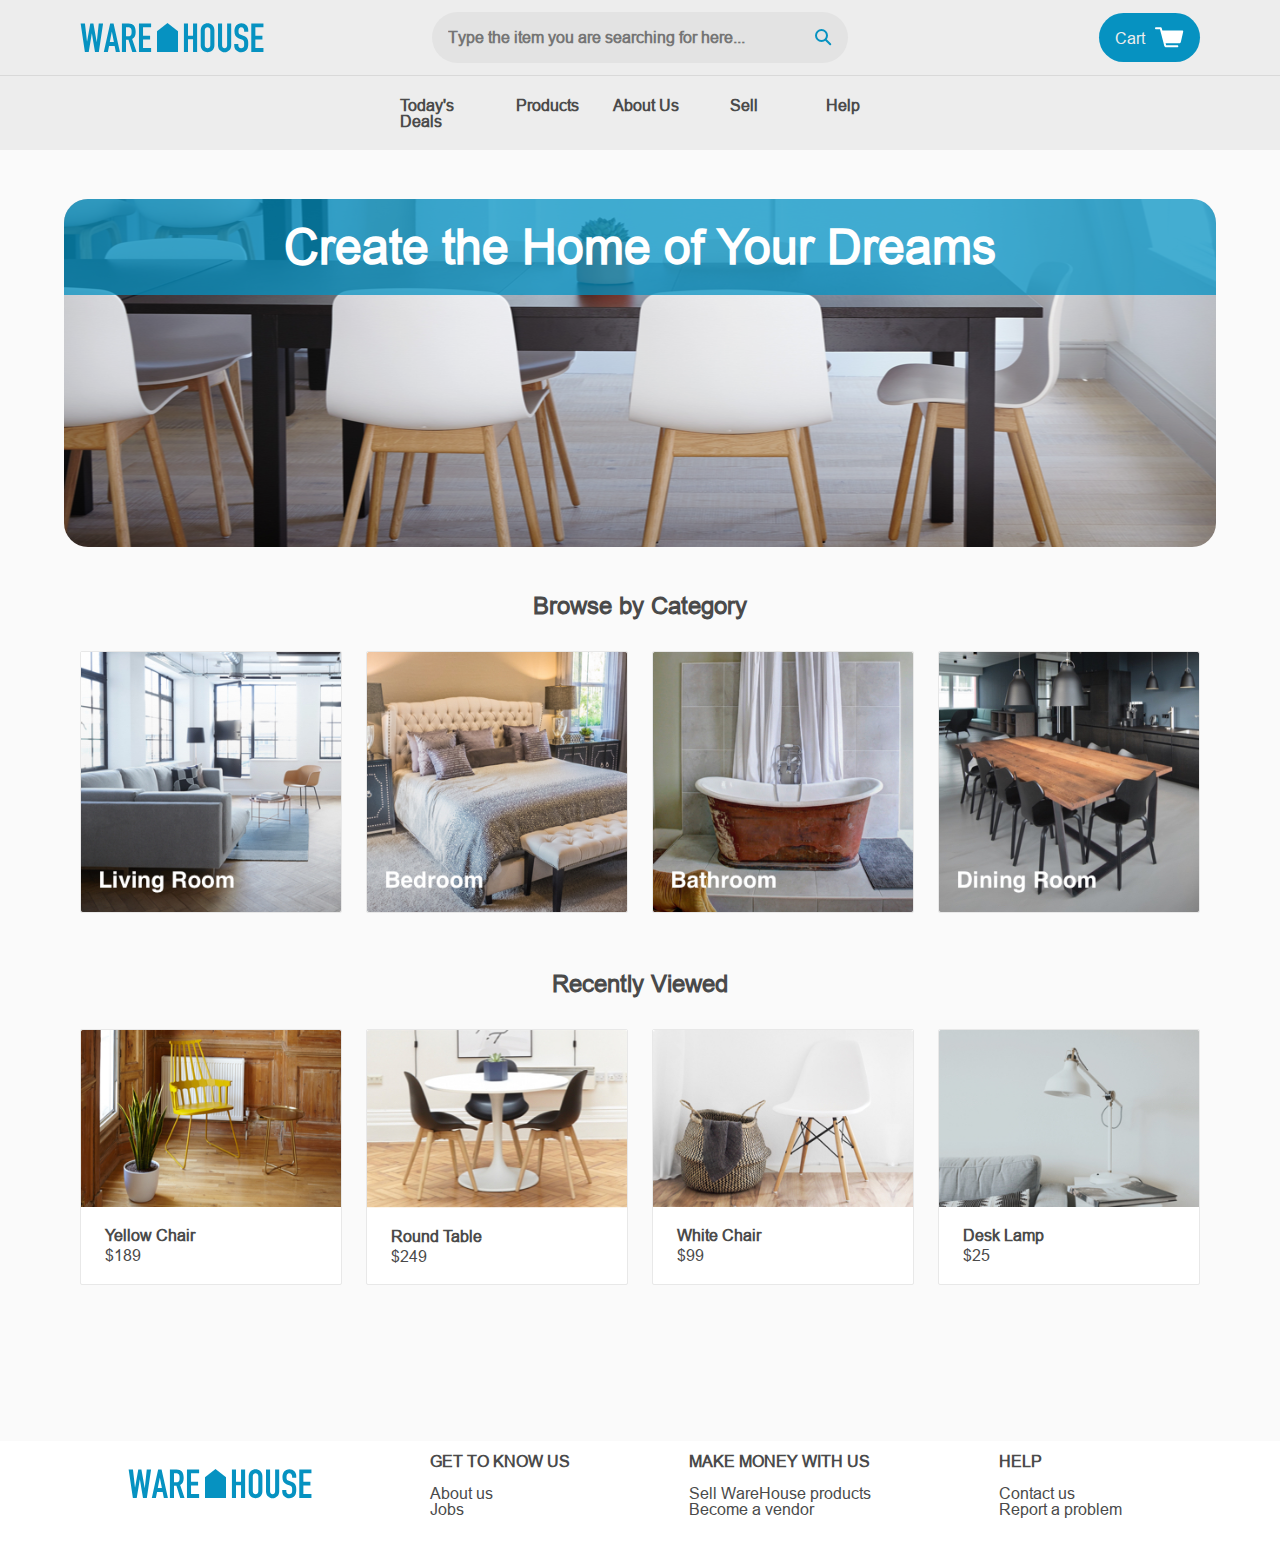
<file: WAREHOUSE Revised /index.html>
<!DOCTYPE html>
<html lang="en">
<head>
  <title>WareHouse Homepage</title>
  <link rel="stylesheet" type="text/css" href="resources/css/reset.css">
  <link rel="stylesheet" type="text/css" href="resources/css/base.css">
  <link rel="stylesheet" type="text/css" href="resources/css/index.css">
  <link href="https://fonts.googleapis.com/css?family=PT+Serif:700" rel="stylesheet">
</head>
<body>
  <div class="container">

    <!-- Header -->

    <header>
      <div class="image-container">
        <a href="index.html"><img src="resources/img/warehouse-logo.svg" alt="Warehouse logo"></a>
      </div>
      <form class="search-bar">
        <input type="text" name="search" placeholder="Type the item you are searching for here..." aria-label="Search through site content">
        <a href="" class="icon"><img src="resources/img/search.svg" alt="Search Bar"></a>
      </form>
      <a href="cart.html" class="button cart">Cart <img src="resources/img/cart.svg" alt="Shopping Cart"></a>
    </header>
    <nav>
      <a href="deals.html">Today's Deals</a>
      <a href="products.html">Products</a>
      <a href="about.html">About Us</a>
      <a href="sell.html">Sell</a>
      <a href="contact.html">Help</a>
    </nav>

    <!-- Hero Section -->

    <main class="landing">
      <section class="hero">
        <h1>Create the Home of Your Dreams</h1>
      </section>

    <!-- Products Preview Section -->

      <section class="products">

        <!-- Product Categories -->

        <h2>Browse by Category</h2>
        <div class="product-list categories">
          <a href="living.html" class="product-category">
            <div class="image-container">
              <img src="resources/img/home/living-room.jpg" alt="Living Room">
            </div>

          </a>
          <a href="#" class="product-category">
            <div class="image-container">
              <img src="resources/img/home/bedroom.jpg" alt="Bedroom">
            </div>

          </a>
          <a href="#" class="product-category">
            <div class="image-container">
              <img src="resources/img/home/bathroom.jpg" alt="Bathroom">
            </div>

          </a>
          <a href="#" class="product-category">
            <div class="image-container">
              <img src="resources/img/home/dining-room.jpg" alt="Dining Room">
            </div>
          </a>

        </div>

        <!-- Recently Viewed Products -->

        <h2>Recently Viewed</h2>
        <div class="product-list">
          <a href="#" class="product-item">
            <div class="image-container">
              <img src="resources/img/home/yellow-chair.jpg" alt="Yellow Chair">
            </div>
            <div class="description">
              <h3>Yellow Chair</h3>
              <span class="price">$189</span>
            </div>
          </a>
          <a href="#" class="product-item">
            <div class="image-container">
              <img src="resources/img/home/round-table.jpg" alt="Round Table">
            </div>
            <div class="description">
              <h3>Round Table</h3>
              <span class="price">$249</span>
            </div>
          </a>
          <a href="#" class="product-item">
            <div class="image-container">
              <img src="resources/img/home/white-chair.jpg" alt="White Chair">
            </div>
            <div class="description">
              <h3>White Chair</h3>
              <span class="price">$99</span>
            </div>
          </a>
          <a href="#" class="product-item">
            <div class="image-container">
              <img src="resources/img/home/desk-lamp.jpg" alt="Desk Lamp">
            </div>
            <div class="description">
              <h3>Desk Lamp</h3>
              <span class="price">$25</span>
            </div>
          </a>
        </div>
      </section>
    </main>

    <!-- Footer -->

    <footer>
      <a href="index.html"><img src="resources/img/warehouse-logo.svg"  alt="Warehouse logo"></a>
      <div class="links">
        <h4>Get to know us</h4>
        <br>
        <a href="about.html">About us</a>
        <a href="jobs.html">Jobs</a>

      </div>
      <div class="links">
        <h4>Make money with us</h4>
        <br>
        <a href="sell.html">Sell WareHouse products</a>
        <a href="contact.html">Become a vendor</a>

      </div>
      <div class="links">
        <h4>Help</h4>
        <br>
        <a href="contact.html">Contact us</a>
        <a href="contact.html">Report a problem</a>
      </div>
    </footer>
  </div>
</body>
</html>
</file>
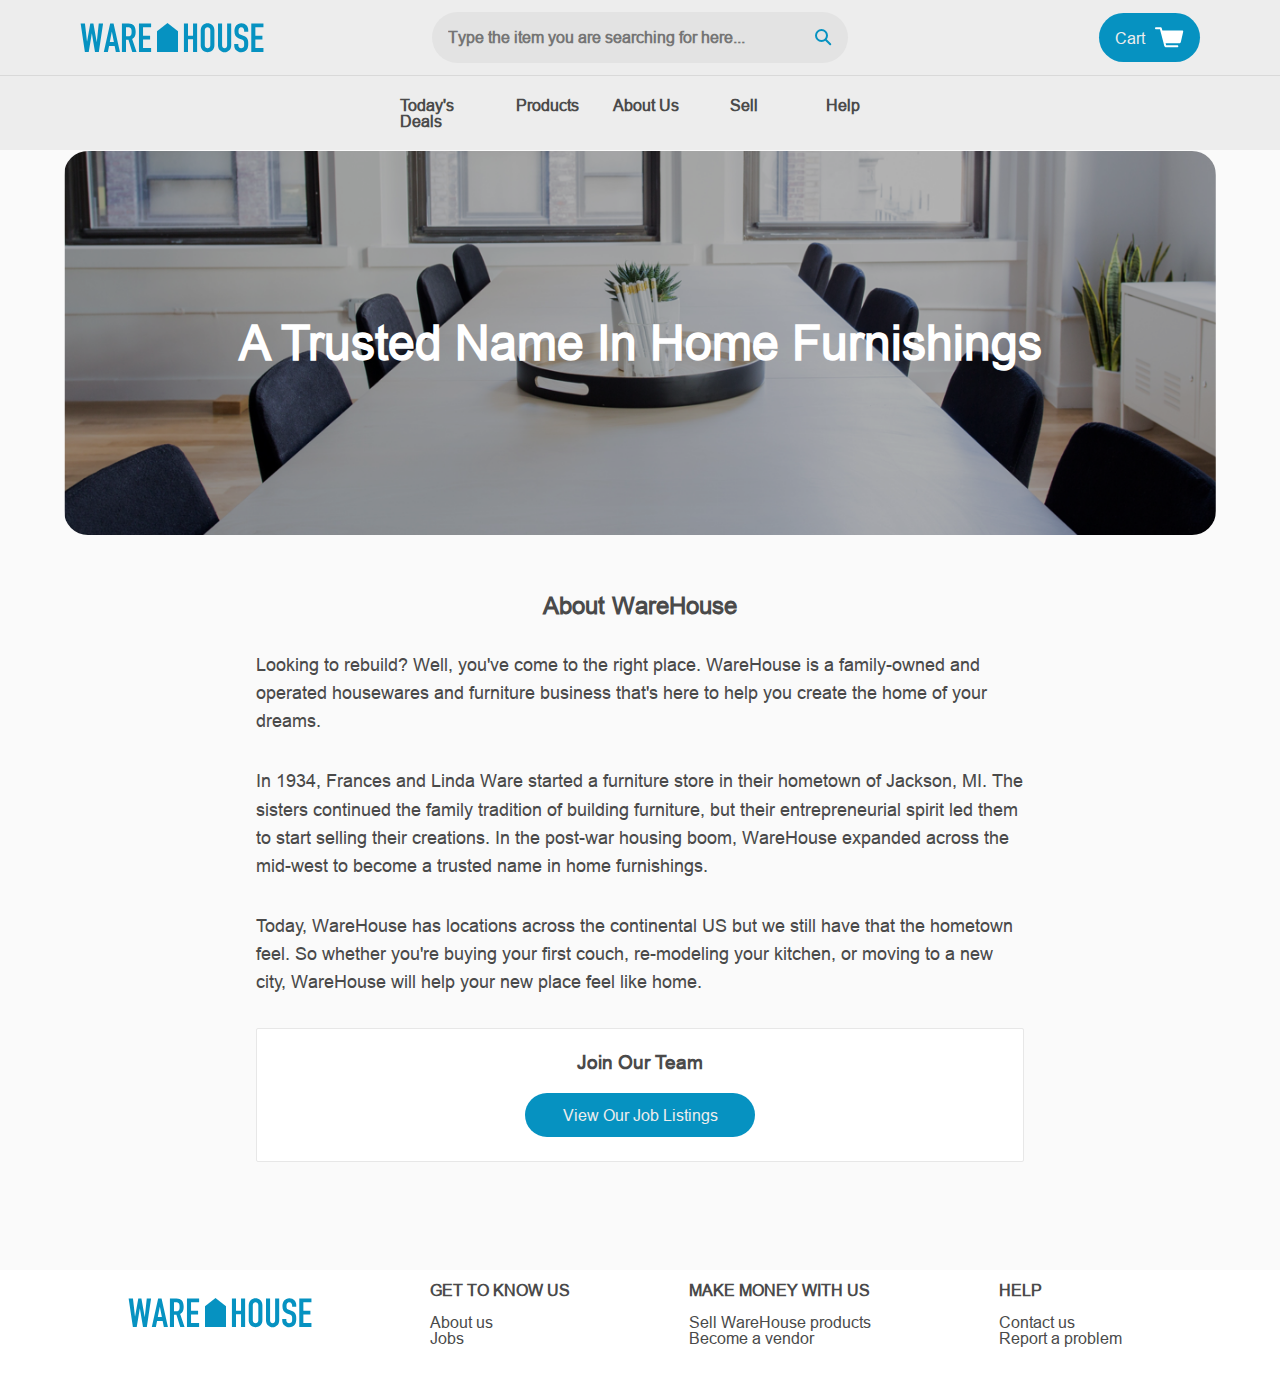
<file: WAREHOUSE Revised /about.html>
<!DOCTYPE html>
<html lang="en">
<head>
  <title>About WareHouse</title>
  <link rel="stylesheet" type="text/css" href="resources/css/reset.css">
  <link rel="stylesheet" type="text/css" href="resources/css/base.css">
  <link rel="stylesheet" type="text/css" href="resources/css/about.css">
  <link rel="stylesheet"  href="https://fonts.googleapis.com/css?family=PT+Serif:700">
</head>
<body>
  <div class="container">

    <!-- Header -->
    <header>
      <div class="image-container">
        <a href="index.html"><img src="resources/img/warehouse-logo.svg" alt="Warehouse logo"></a>
      </div>
      <form class="search-bar">
        <input type="text" name="search" placeholder="Type the item you are searching for here..." aria-label="Search through site content">
        <a href="" class="icon"><img src="resources/img/search.svg" alt="Search Bar"></a>
      </form>
      <a href="cart.html" class="button cart">Cart<img src="resources/img/cart.svg" alt="Shopping Cart"></a>
    </header>
    <nav>
      <a href="deals.html">Today's Deals</a>
      <a href="products.html">Products</a>
      <a href="about.html">About Us</a>
      <a href="sell.html">Sell</a>
      <a href="contact.html">Help</a>
    </nav>

    <!-- About Section -->

    <main class="about">
      <h1>A Trusted Name in Home Furnishings</h1>
      <div class="information">
        <h2>About WareHouse</h2>
        <p>
          Looking to rebuild? Well, you've come to the right place. WareHouse
          is a family-owned and operated housewares and furniture business
          that's here to help you create the home of your dreams.
        </p>
        <p>
          In 1934, Frances and Linda Ware started a furniture store in their
          hometown of Jackson, MI. The sisters continued the family tradition
          of building furniture, but their entrepreneurial spirit led them to
          start selling their creations. In the post-war housing boom, WareHouse
          expanded across the mid-west to become a trusted name in home furnishings.
        </p>
        <p>
          Today, WareHouse has locations across the continental US but we still
          have that the hometown feel. So whether you're buying your first couch,
          re-modeling your kitchen, or moving to a new city, WareHouse will help your new place feel like home.
        </p>
        <section class="join">
          <h3>Join Our Team</h3>
          <a href="jobs.html" class="button">View Our Job Listings</a>
        </section>
      </div>
    </main>

    <footer>
      <a href="index.html"><img src="resources/img/warehouse-logo.svg"  alt="Warehouse logo"></a>
      <div class="links">
        <h4>Get to know us</h4>
        <br>
        <a href="about.html">About us</a>
        <a href="jobs.html">Jobs</a>

      </div>
      <div class="links">
        <h4>Make money with us</h4>
        <br>
        <a href="sell.html">Sell WareHouse products</a>
        <a href="contact.html">Become a vendor</a>

      </div>
      <div class="links">
        <h4>Help</h4>
        <br>
        <a href="contact.html">Contact us</a>
        <a href="contact.html">Report a problem</a>
      </div>
    </footer>
  </div>
</body>
</html>
</file>
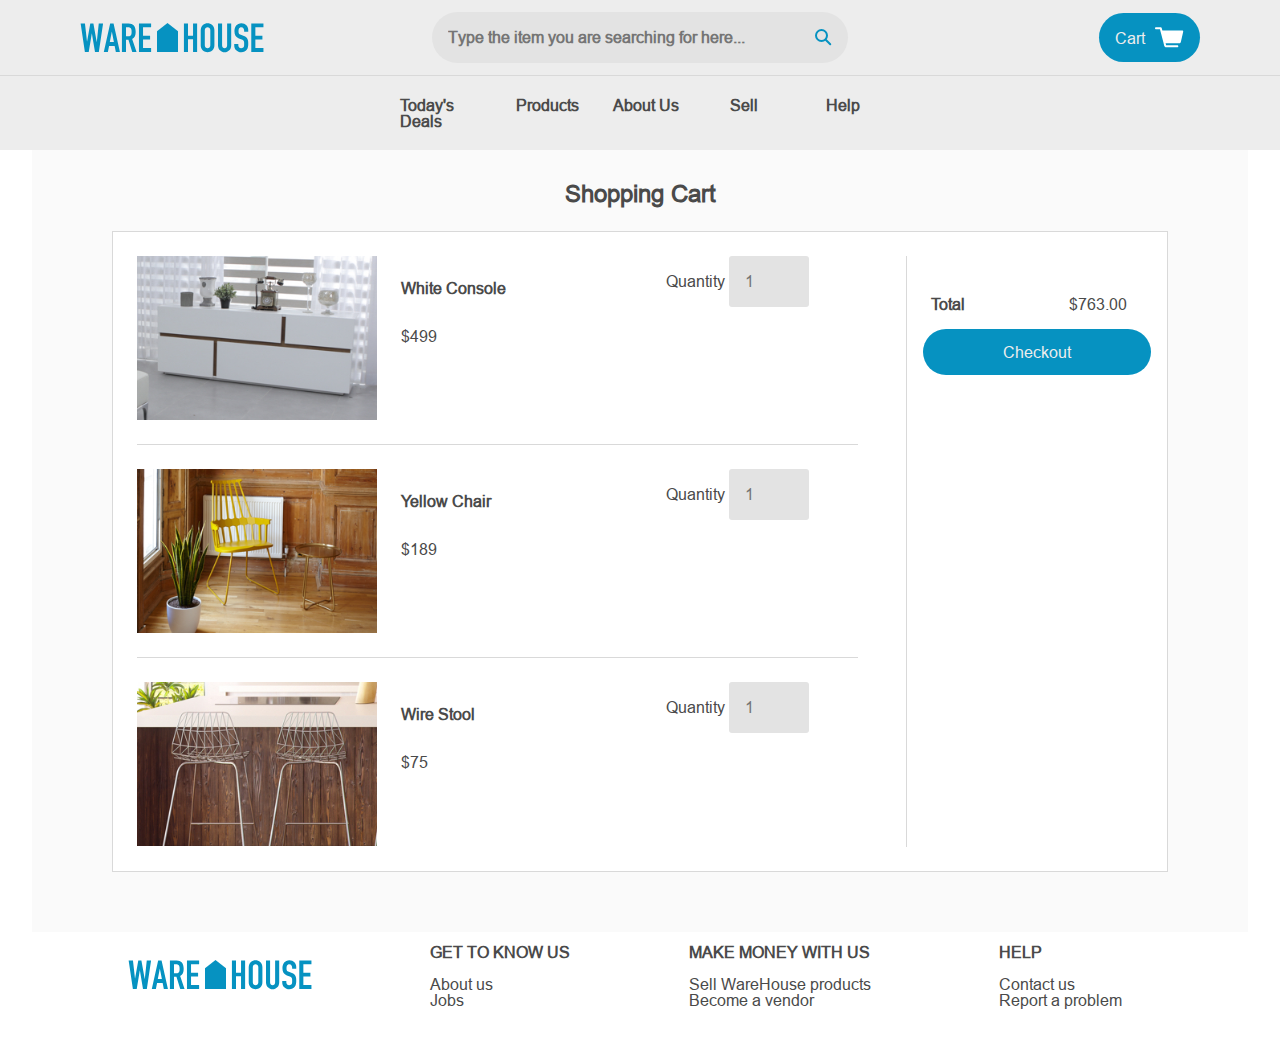
<file: WAREHOUSE Revised /cart.html>
<!DOCTYPE html>
<html lang="en">
<head>
  <title>WareHouse Shopping Cart</title>
  <link rel="stylesheet" type="text/css" href="resources/css/reset.css">
  <link rel="stylesheet" type="text/css" href="resources/css/base.css">
  <link rel="stylesheet" type="text/css" href="resources/css/cart.css">
</head>
<body>
  <div class="container">

    <!-- Header -->

    <header>
      <div class="image-container">
        <a href="index.html"><img src="resources/img/warehouse-logo.svg" alt="Warehouse logo"></a>
      </div>
      <form class="search-bar">
        <input type="text" name="search" placeholder="Type the item you are searching for here..." aria-label="Search through site content">
        <a href="" class="icon"><img src="resources/img/search.svg" alt="Search Bar"></a>
      </form>
      <a href="cart.html" class="button cart">Cart <img src="resources/img/cart.svg" alt="Shopping Cart"></a>
    </header>
    <nav>
      <a href="deals.html">Today's Deals</a>
      <a href="products.html">Products</a>
      <a href="about.html">About Us</a>
      <a href="sell.html">Sell</a>
      <a href="contact.html">Help</a>
    </nav>

    <!-- Cart -->

    <main class="product-list-section">
      <h1>Shopping Cart</h1>

    <div class="shopping-cart">

        <div class="row">
          <div class="image-container">
            <img src="resources/img/cart/white-console.jpg" alt="White Console">
          </div>
          <div class="description">
            <h2>White Console</h2>

            <span class="price">$499</span>
          </div>

          <div>
            Quantity <input type="number" name="Quantity" placeholder="1">
          </div>
        </div>

        <div class="row">
          <div class="image-container">
            <img src="resources/img/cart/yellow-chair.jpg" alt="Yellow Chair">
          </div>

          <div class="description">
            <h2>Yellow Chair</h2>
            <span class="price">$189</span>
          </div>

          <div>
            Quantity <input type="number" name="Quantity" placeholder="1">
          </div>
        </div>

        <div class="row" id="no-border">
          <div class="image-container">
            <img src="resources/img/cart/wire-stool.jpg" alt="Wire Chair Stool">
          </div>

          <div class="description">
            <h2>Wire Stool</h2>
            <span class="price">$75</span>
          </div>

          <div>
            Quantity <input type="number" name="Quantity" placeholder="1">
          </div>
        </div>

      <div class="total">
        <div class="description">
          <h3>Total</h3>
          <span class="price">$763.00</span>
        </div>
        <a href="" class="button">Checkout</a>
      </div>
  </main>

    <!-- Footer -->
    <footer>
      <a href="index.html"><img src="resources/img/warehouse-logo.svg"  alt="Warehouse logo"></a>
      <div class="links">
        <h4>Get to know us</h4>
        <br>
        <a href="about.html">About us</a>
        <a href="jobs.html">Jobs</a>

      </div>
      <div class="links">
        <h4>Make money with us</h4>
        <br>
        <a href="sell.html">Sell WareHouse products</a>
        <a href="contact.html">Become a vendor</a>

      </div>
      <div class="links">
        <h4>Help</h4>
        <br>
        <a href="contact.html">Contact us</a>
        <a href="contact.html">Report a problem</a>
      </div>
    </footer>
  </div>
</body>
</html>
</file>
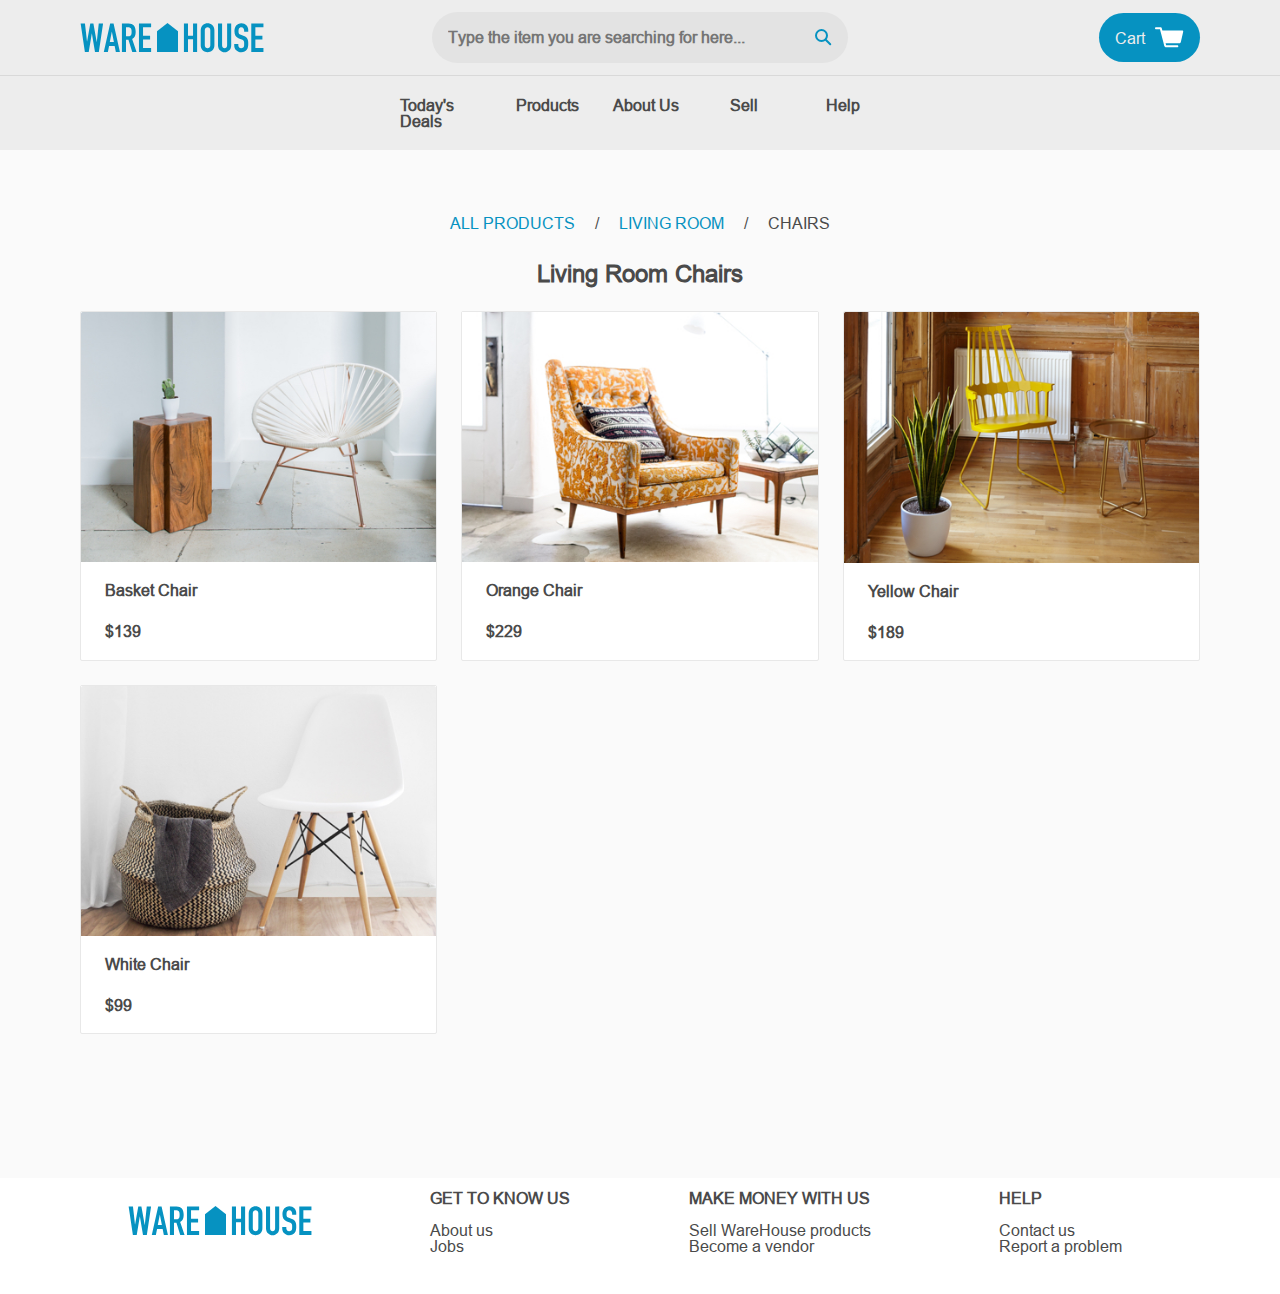
<file: WAREHOUSE Revised /chairs.html>
<!DOCTYPE html>
<html lang="en">
<head>
  <title>WareHouse Living Room Chairs</title>
  <link rel="stylesheet" type="text/css" href="resources/css/reset.css">
  <link rel="stylesheet" type="text/css" href="resources/css/base.css">
</head>
<body>
  <div class="container">

    <!-- Header -->
    <header>
      <div class="image-container">
        <a href="index.html"><img src="resources/img/warehouse-logo.svg" alt="Warehouse logo"></a>
      </div>
      <form class="search-bar">
        <input type="text" name="search" placeholder="Type the item you are searching for here..." aria-label="Search through site content">
        <a href="" class="icon"><img src="resources/img/search.svg" alt="Search Bar"></a>
      </form>
      <a href="cart.html" class="button cart">Cart <img src="resources/img/cart.svg" alt="Shopping Cart"></a>
    </header>

    <nav>
      <a href="deals.html">Today's Deals</a>
      <a href="products.html">Products</a>
      <a href="about.html">About Us</a>
      <a href="sell.html">Sell</a>
      <a href="contact.html">Help</a>
    </nav>

    <!-- Chairs Section -->

    <main class="product-list-section">
        <ul class="breadcrumb">
          <li><a href="products.html">ALL PRODUCTS</a></li>
          <li><a href="living.html">LIVING ROOM</a></li>
          <li>CHAIRS</li>
        </ul>

        <h1>Living Room Chairs<h1>

      <section class="product-list">
        <a href="#" class="product-item">
          <div class="image-container">
            <img src="resources/img/chairs/basket-chair.jpg" alt="Basket Chair">
          </div>
          <div class="description">
            <h2>Basket Chair</h2>
            <span class="price">$139</span>
          </div>
        </a>

        <a href="#" class="product-item">
          <div class="image-container">
            <img src="resources/img/chairs/orange-chair.jpg" alt="Orange Chair">
          </div>
          <div class="description">
            <h2>Orange Chair</h2>
            <span class="price">$229</span>
          </div>
        </a>

        <a href="#" class="product-item">
          <div class="image-container">
            <img src="resources/img/chairs/yellow-chair.jpg" alt="Yellow Chair">
          </div>
          <div class="description">
            <h2>Yellow Chair</h2>
            <span class="price">$189</span>
          </div>
        </a>

        <a href="#" class="product-item">
          <div class="image-container">
            <img src="resources/img/chairs/white-chair.jpg" alt="White Chair">
          </div>
          <div class="description">
            <h2>White Chair</h2>
            <span class="price">$99</span>
          </div>
        </a>
      </section>
    </main>

    <!-- Footer -->
    <footer>
      <a href="index.html"><img src="resources/img/warehouse-logo.svg"  alt="Warehouse logo"></a>

      <div class="links">
        <h3>Get to know us</h3>
        <br>
        <a href="about.html">About us</a>
        <a href="jobs.html">Jobs</a>

      </div>
      <div class="links">
        <h3>Make money with us</h3>
        <br>
        <a href="sell.html">Sell WareHouse products</a>
        <a href="contact.html">Become a vendor</a>
      </div>
      <div class="links">
        <h3>Help</h3>
        <br>
        <a href="contact.html">Contact us</a>
        <a href="contact.html">Report a problem</a>
      </div>
    </footer>
  </div>
</body>
</html>
</file>
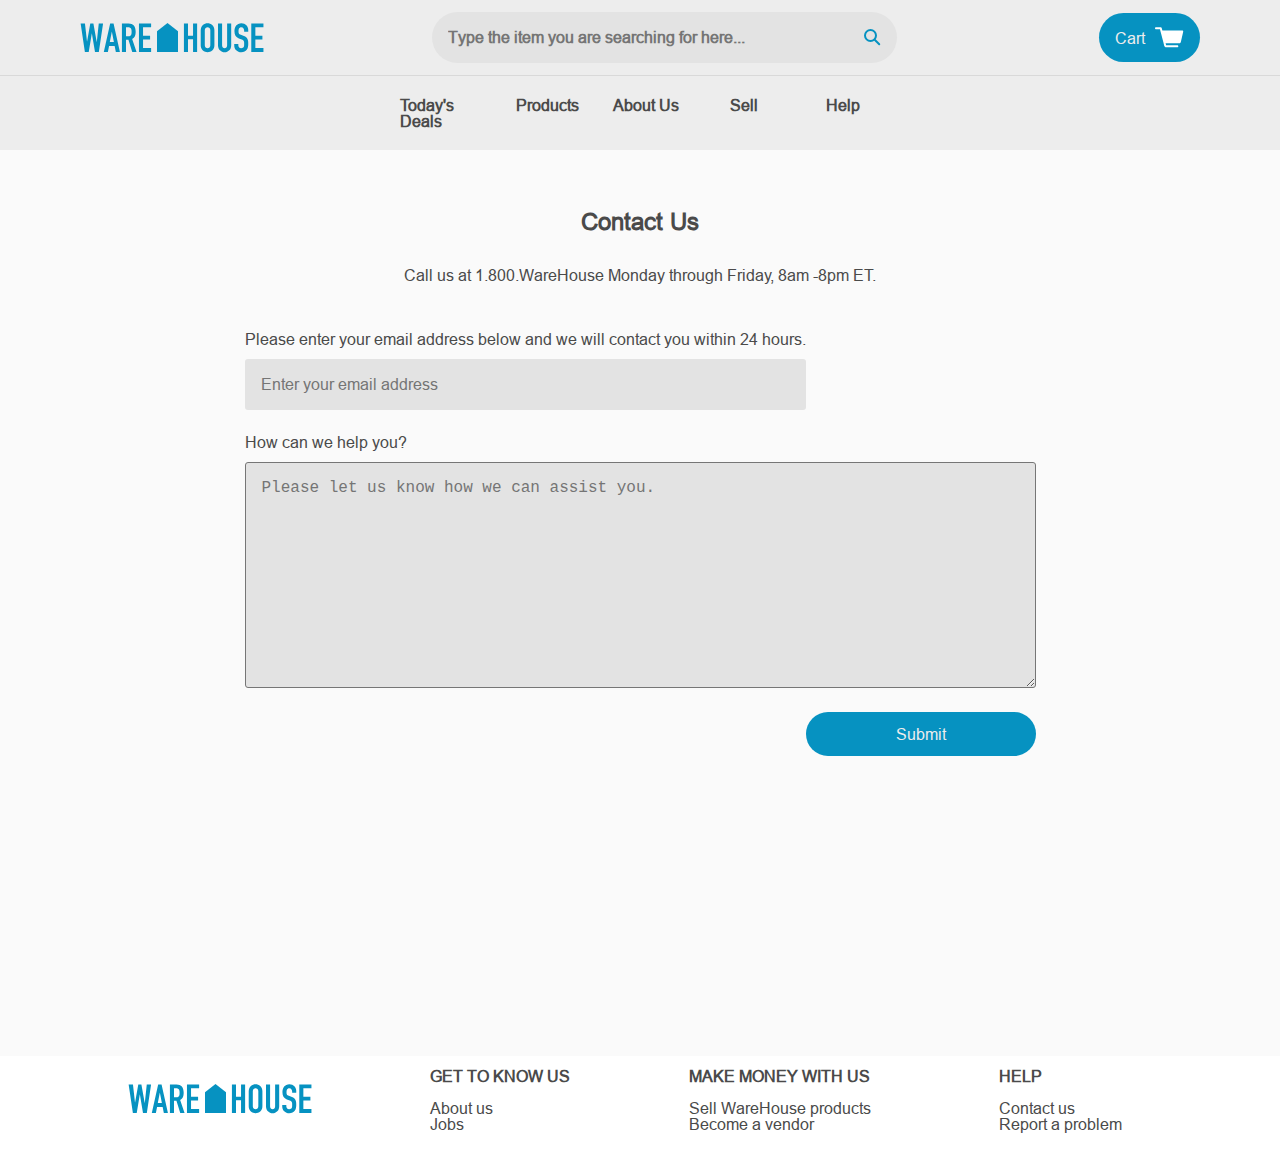
<file: WAREHOUSE Revised /contact.html>
<!DOCTYPE html>
<html lang="en">
<head>
  <title>WareHouse Contact Us</title>
  <link rel="stylesheet" type="text/css" href="resources/css/reset.css">
  <link rel="stylesheet" type="text/css" href="resources/css/base.css">
  <link rel="stylesheet" type="text/css" href="resources/css/sell.css">
  <link href="https://fonts.googleapis.com/css?family=PT+Serif" rel="stylesheet">
</head>
<body>
  <div class="container">

    <!-- Header -->

    <header>
      <div class="image-container">
        <a href="index.html"><img src="resources/img/warehouse-logo.svg" alt="Warehouse logo"></a>
      </div>
      <form class="search-bar">
        <input type="text" name="search" placeholder="Type the item you are searching for here..." aria-label="Search through site content">
        <a href="" class="icon"><img src="resources/img/search.svg" alt="Search Bar"></a>
      </form>
      <a href="cart.html" class="button cart">Cart <img src="resources/img/cart.svg" alt="Shopping Cart"></a>
    </header>
    <nav>
      <a href="deals.html">Today's Deals</a>
      <a href="products.html">Products</a>
      <a href="about.html">About Us</a>
      <a href="sell.html">Sell</a>
      <a href="contact.html">Help</a>
    </nav>

    <!-- Contact Form -->

    <main class="sell">
      <h1>Contact Us</h1>
      <p>Call us at 1.800.WareHouse Monday through Friday, 8am -8pm ET.<p>
        <br>
        <br>
        <br>
      <form>
        <div id="name" class="field">
          <label for="name">Please enter your email address below and we will contact you within 24 hours.</label>
          <input type="text" name="name" placeholder="Enter your email address">
        </div>

        <div id="description" class="field">
          <label for="description">How can we help you?</label>
          <textarea type="text" name="description" placeholder="Please let us know how we can assist you."></textarea>
        </div>
        <a href="#" class="button" id="submit">Submit</a>
      </form>
    </main>

    <!-- Footer -->

    <footer>
      <a href="index.html"><img src="resources/img/warehouse-logo.svg"  alt="Warehouse logo"></a>
      <div class="links">
        <h2>Get to know us</h2>
        <br>
        <a href="about.html">About us</a>
        <a href="jobs.html">Jobs</a>

      </div>
      <div class="links">
        <h2>Make money with us</h2>
        <br>
        <a href="sell.html">Sell WareHouse products</a>
        <a href="contact.html">Become a vendor</a>

      </div>
      <div class="links">
        <h2>Help</h2>
        <br>
        <a href="contact.html">Contact us</a>
        <a href="contact.html">Report a problem</a>
      </div>
    </footer>
  </div>
</body>
</html>
</file>
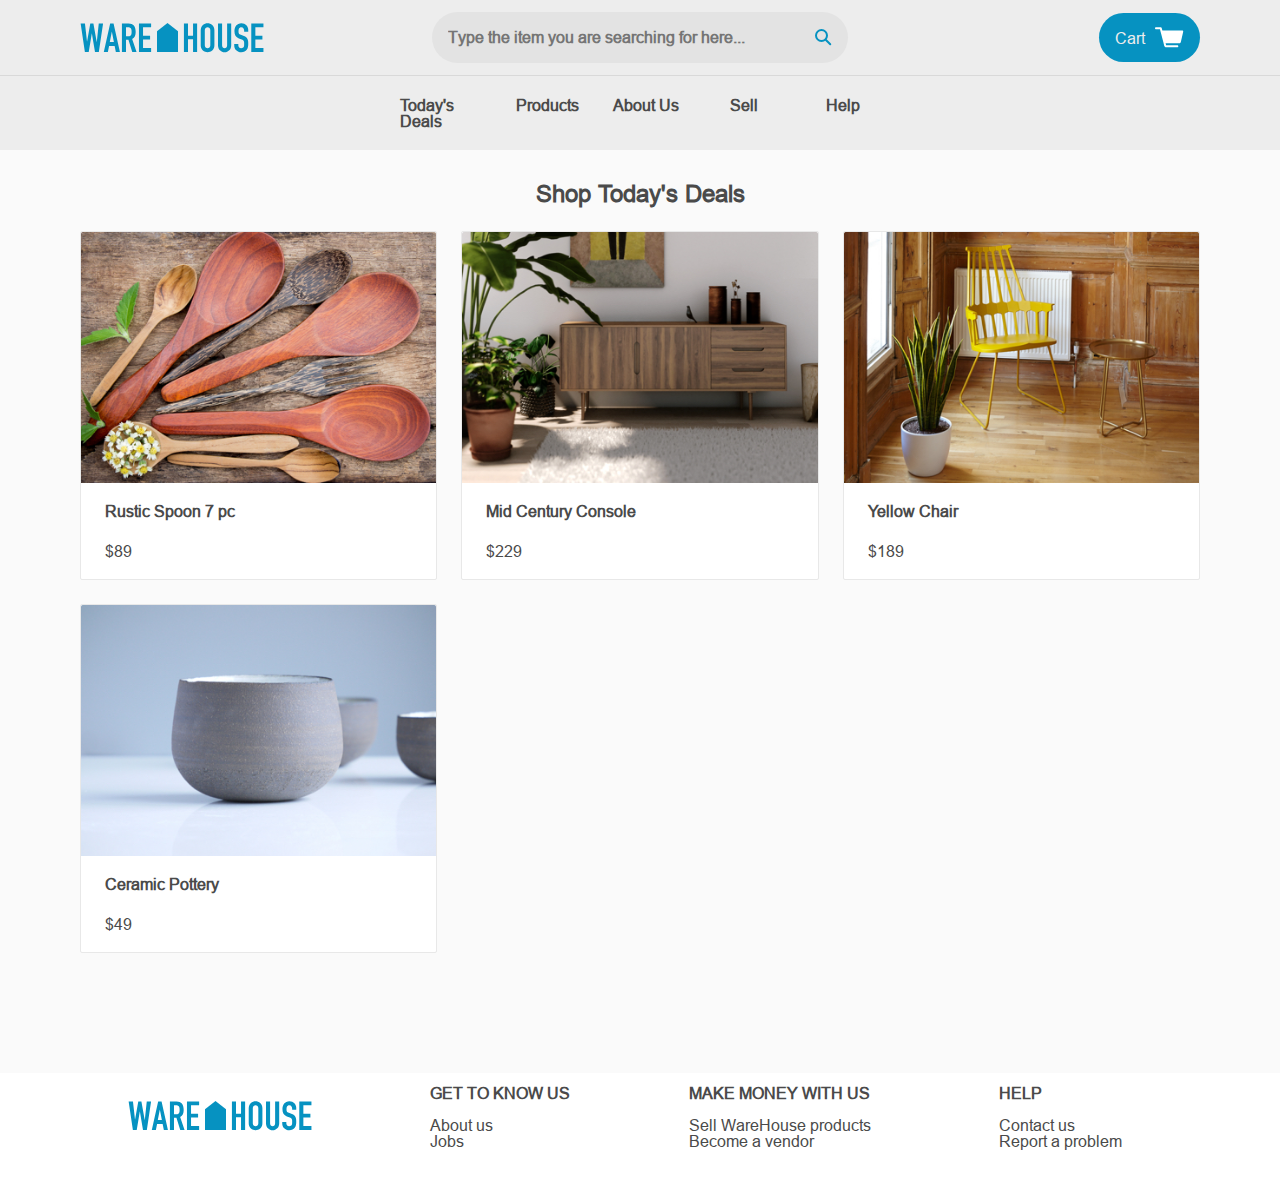
<file: WAREHOUSE Revised /deals.html>
<!DOCTYPE html>
<html lang="en">
<head>
  <title>WareHouse Today's Deals</title>
  <link rel="stylesheet" type="text/css" href="resources/css/reset.css">
  <link rel="stylesheet" type="text/css" href="resources/css/base.css">
</head>
<body>
  <div class="container">

    <!-- Header -->
    <header>
      <div class="image-container">
        <a href="index.html"><img src="resources/img/warehouse-logo.svg" alt="Warehouse logo"></a>
      </div>
      <form class="search-bar">
        <input type="text" name="search" placeholder="Type the item you are searching for here..." aria-label="Search through site content">
        <a href="" class="icon"><img src="resources/img/search.svg" alt="Search Bar"></a>
      </form>
      <a href="cart.html" class="button cart">Cart <img src="resources/img/cart.svg" alt="Shopping Cart"></a>
    </header>
    <nav>
      <a href="deals.html">Today's Deals</a>
      <a href="products.html">Products</a>
      <a href="about.html">About Us</a>
      <a href="sell.html">Sell</a>
      <a href="contact.html">Help</a>
    </nav>

    <!-- Deals Section -->

    <main class="product-list-section">
      <h1>Shop Today's Deals</h1>

      <div class="product-list">
        <a href="#" class="product-item">
          <div class="image-container">
            <img src="resources/img/deals/wooden-spoons.jpg" alt="Wooden Spoons">
          </div>
          <div class="description">
            <h2>Rustic Spoon 7 pc</h2>
            <span class="price">$89</span>
          </div>
        </a>

        <a href="#" class="product-item">
          <div class="image-container">
            <img src="resources/img/deals/midcen-console.jpg" alt="Mid Century Console">
          </div>
          <div class="description">
            <h2>Mid Century Console</h2>
            <span class="price">$229</span>
          </div>
        </a>

        <a href="#" class="product-item">
          <div class="image-container">
            <img src="resources/img/chairs/yellow-chair.jpg" alt="Yellow Chair">
          </div>
          <div class="description">
            <h2>Yellow Chair</h2>
            <span class="price">$189</span>
          </div>
        </a>

        <a href="#" class="product-item">
          <div class="image-container">
            <img src="resources/img/deals/pottery.jpg" alt="Ceramic Pottery">
          </div>
          <div class="description">
            <h2>Ceramic Pottery</h2>
            <span class="price">$49</span>
          </div>
        </a>

      </div>
    </main>

    <!-- Footer -->

    <footer>
      <a href="index.html"><img src="resources/img/warehouse-logo.svg"  alt="Warehouse logo"></a>
      <div class="links">
        <h3>Get to know us</h3>
        <br>
        <a href="about.html">About us</a>
        <a href="jobs.html">Jobs</a>

      </div>
      <div class="links">
        <h3>Make money with us</h3>
        <br>
        <a href="sell.html">Sell WareHouse products</a>
        <a href="contact.html">Become a vendor</a>

      </div>
      <div class="links">
        <h3>Help</h3>
        <br>
        <a href="contact.html">Contact us</a>
        <a href="contact.html">Report a problem</a>
      </div>
    </footer>
  </div>
</body>
</html>
</file>
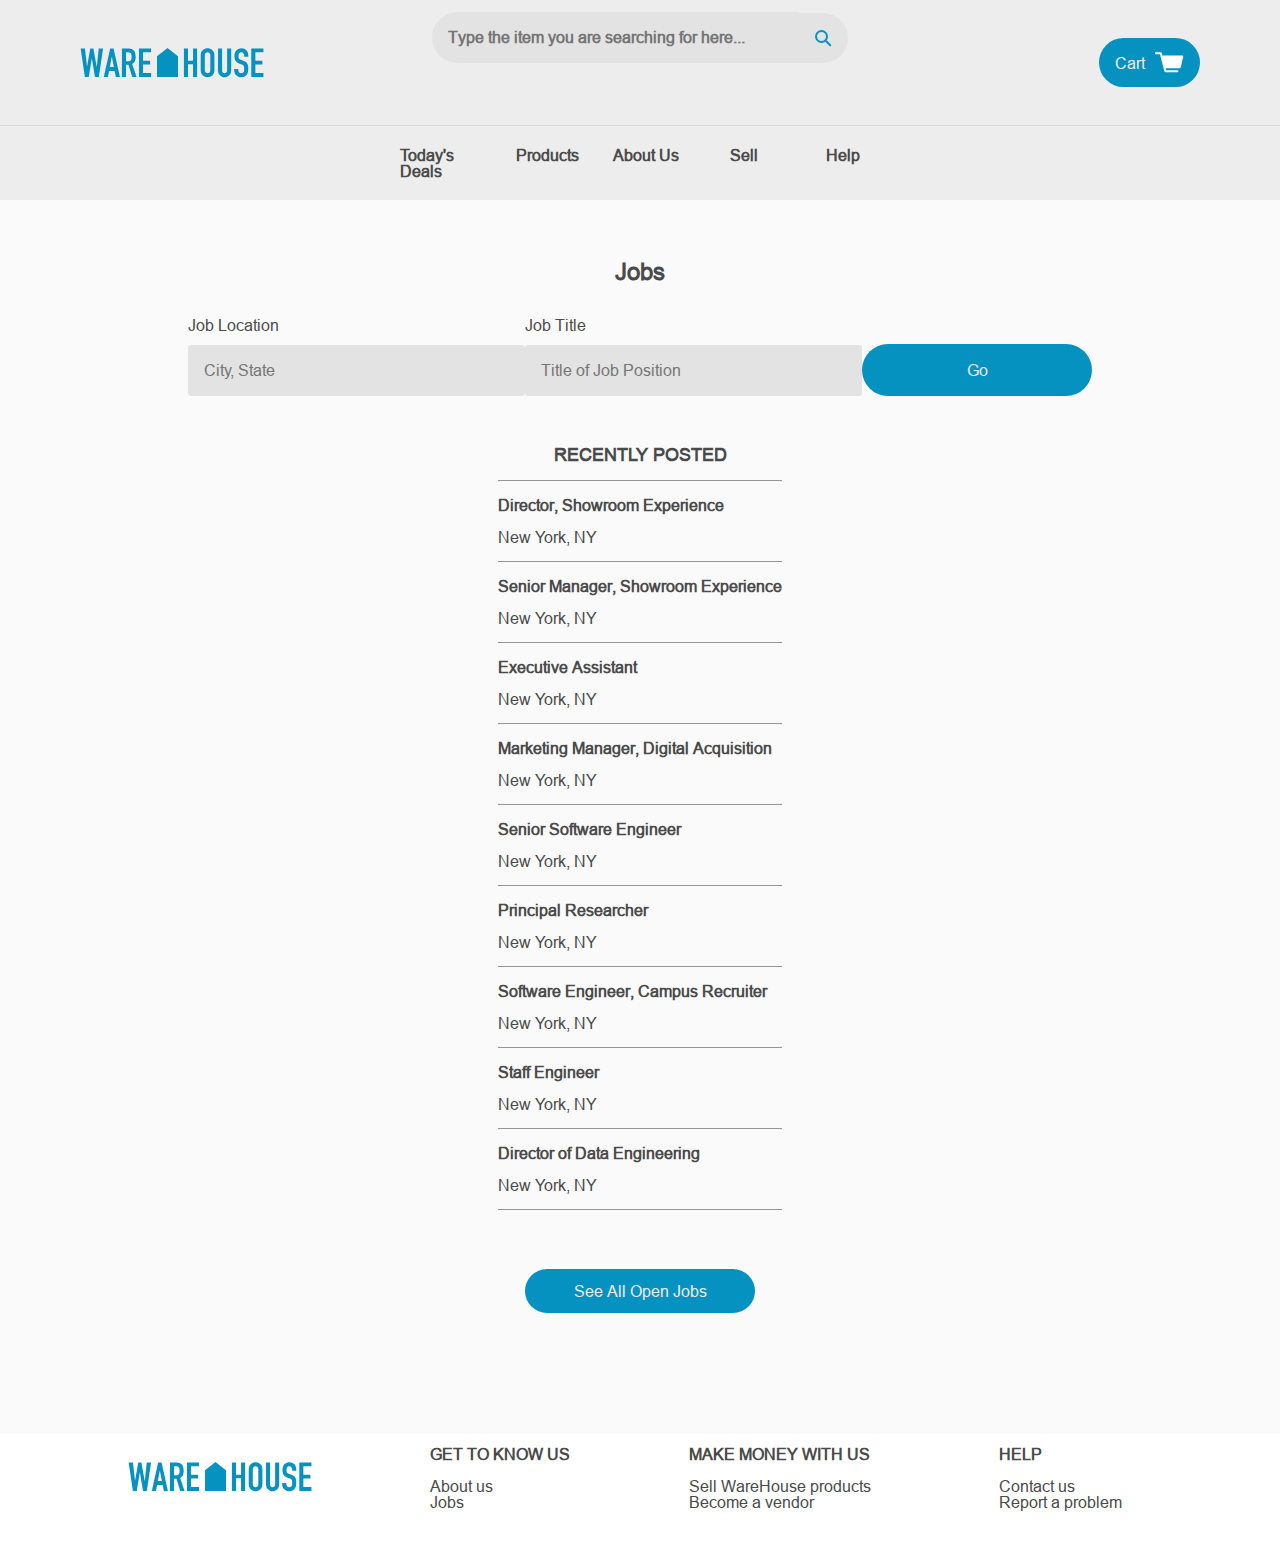
<file: WAREHOUSE Revised /jobs.html>
<!DOCTYPE html>
<html lang="en">
<head>
  <title>WareHouse Jobs</title>
  <link rel="stylesheet" type="text/css" href="resources/css/reset.css">
  <link rel="stylesheet" type="text/css" href="resources/css/base.css">
  <link rel="stylesheet" type="text/css" href="resources/css/jobs.css">
</head>
<body>
  <div class="container">

    <!-- Header -->

    <header>
      <div class="image-container">
        <a href="index.html"><img src="resources/img/warehouse-logo.svg" alt="Warehouse logo"></a>
      </div>
      <form class="search-bar">
        <input type="text" name="search" placeholder="Type the item you are searching for here..." aria-label="Search through site content">
        <a href="" class="icon"><img src="resources/img/search.svg" alt="Search Bar"></a>
      </form>
      <a href="cart.html" class="button cart">Cart <img src="resources/img/cart.svg" alt="Shopping Cart"></a>
    </header>
    <nav>
      <a href="deals.html">Today's Deals</a>
      <a href="products.html">Products</a>
      <a href="about.html">About Us</a>
      <a href="sell.html">Sell</a>
      <a href="contact.html">Help</a>
    </nav>

    <!-- Job List Section -->

    <main class="jobs">
      <h1>Jobs</h1>

      <!-- Job Search Bar -->

      <form>
        <div aria-labelledby="name" class="field">
          <label for="name">Job Location</label>
          <input type="text" name="name" placeholder="City, State">
        </div>
        <div aria-labelledby="name" class="field">
          <label for="name">Job Title</label>
          <input type="text" name="name" placeholder="Title of Job Position">
        </div>
        <a href="#" class="button">Go</a>
      </form>

      <!-- Recently Posted Job List -->

      <h2>RECENTLY POSTED</h2>
      <div class="job-list">
        <div class="job">
          <h3>Director, Showroom Experience</h3>
          <span>New York, NY</span>
        </div>
        <div class="job">
          <h3>Senior Manager, Showroom Experience</h3>
          <span>New York, NY</span>
        </div>
        <div class="job">
          <h3>Executive Assistant</h3>
          <span>New York, NY</span>
        </div>
        <div class="job">
          <h3>Marketing Manager, Digital Acquisition</h3>
          <span>New York, NY</span>
        </div>
        <div class="job">
          <h3>Senior Software Engineer</h3>
          <span>New York, NY</span>
        </div>
        <div class="job">
          <h3>Principal Researcher</h3>
          <span>New York, NY</span>
        </div>
        <div class="job">
          <h3>Software Engineer, Campus Recruiter</h3>
          <span>New York, NY</span>
        </div>
        <div class="job">
          <h3>Staff Engineer</h3>
          <span>New York, NY</span>
        </div>
        <div class="job">
          <h3>Director of Data Engineering</h3>
          <span>New York, NY</span>
        </div>
      </div>
      <a href="#" class="button" id="see-all-jobs">See All Open Jobs</a>
    </main>

    <!-- Footer -->
    <footer>
      <a href="index.html"><img src="resources/img/warehouse-logo.svg"  alt="Warehouse logo"></a>
      <div class="links">
        <h4>Get to know us</h4>
        <br>
        <a href="about.html">About us</a>
        <a href="jobs.html">Jobs</a>

      </div>
      <div class="links">
        <h4>Make money with us</h4>
        <br>
        <a href="sell.html">Sell WareHouse products</a>
        <a href="contact.html">Become a vendor</a>

      </div>
      <div class="links">
        <h4>Help</h4>
        <br>
        <a href="contact.html">Contact us</a>
        <a href="contact.html">Report a problem</a>
      </div>
    </footer>
    <!-- <footer>
      <img src="resources/img/warehouse-logo.svg">
      <div class="links">
        <h4>Get to know us</h4>
        <a href="#">About us</a>
        <a href="jobs.html">Jobs</a>
        <a href="#">Investor relations</a>
        <a href="#">Link</a>
      </div>
      <div class="links">
        <h4>Make money with us</h4>
        <a href="sell.html">Sell on WareHouse</a>
        <a href="#">Become a vendor</a>
        <a href="#">Fundraiser events</a>
        <a href="#">Community outreach</a>
      </div>
      <div class="links">
        <h4>Help</h4>
        <a href="#">Contact us</a>
        <a href="#">Conditions of use</a>
        <a href="#">Report a problem</a>
        <a href="#">Privacy Policy</a>
      </div>
    </footer> -->
  </div>
</body>
</html>
</file>
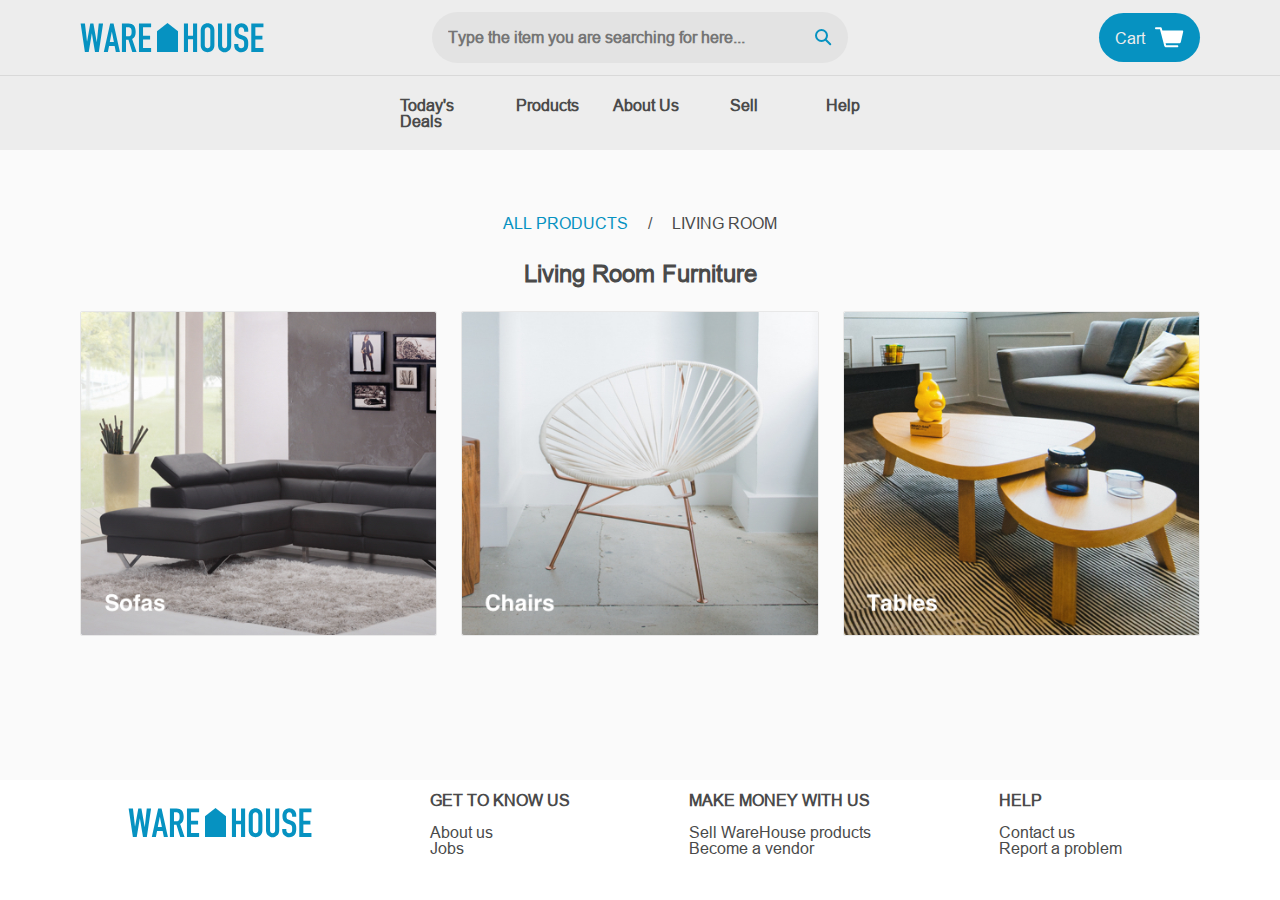
<file: WAREHOUSE Revised /living.html>
<!DOCTYPE html>
<html lang="en">
<head>
  <title>WareHouse Living Room Furniture</title>
  <link rel="stylesheet" type="text/css" href="resources/css/reset.css">
  <link rel="stylesheet" type="text/css" href="resources/css/base.css">
</head>
<body>
  <div class="container">

    <!-- Header -->

    <header>
      <div class="image-container">
        <a href="index.html"><img src="resources/img/warehouse-logo.svg" alt="Warehouse logo"></a>
      </div>
      <form class="search-bar">
        <input type="text" name="search" placeholder="Type the item you are searching for here..." aria-label="Search through site content">
        <a href="" class="icon"><img src="resources/img/search.svg" alt="Search Bar"></a>
      </form>
      <a href="cart.html" class="button cart">Cart <img src="resources/img/cart.svg" alt="Shopping Cart"></a>
    </header>
    <nav>
      <a href="deals.html">Today's Deals</a>
      <a href="products.html">Products</a>
      <a href="about.html">About Us</a>
      <a href="sell.html">Sell</a>
      <a href="contact.html">Help</a>
    </nav>

    <!-- Living Room List Section -->

    <main class="product-list-section">
      <ul class="breadcrumb">
        <li><a href="products.html">ALL PRODUCTS</a></li>
        <li>LIVING ROOM</li>
      </ul>

      <h1>Living Room Furniture<h1>

      <div class="product-list">
        <a href="sofas.html" class="product-item">
          <div class="image-container">
            <img src="resources/img/living/sofas.jpg" alt="Sofas">
          </div>
        </a>
        <a href="chairs.html" class="product-item">
          <div class="image-container">
            <img src="resources/img/living/chairs.jpg" alt="Chair">
          </div>
        </a>
        <a href="tables.html" class="product-item">
          <div class="image-container">
            <img src="resources/img/living/tables.jpg" alt="Tables">
          </div>
        </a>
      </div>
    </main>

    <!-- Footer -->

    <footer>
      <a href="index.html"><img src="resources/img/warehouse-logo.svg"  alt="Warehouse logo"></a>
      <div class="links">
        <h4>Get to know us</h4>
        <br>
        <a href="about.html">About us</a>
        <a href="jobs.html">Jobs</a>

      </div>
      <div class="links">
        <h4>Make money with us</h4>
        <br>
        <a href="sell.html">Sell WareHouse products</a>
        <a href="contact.html">Become a vendor</a>

      </div>
      <div class="links">
        <h4>Help</h4>
        <br>
        <a href="contact.html">Contact us</a>
        <a href="contact.html">Report a problem</a>
      </div>
    </footer>
  </div>
</body>
</html>
</file>
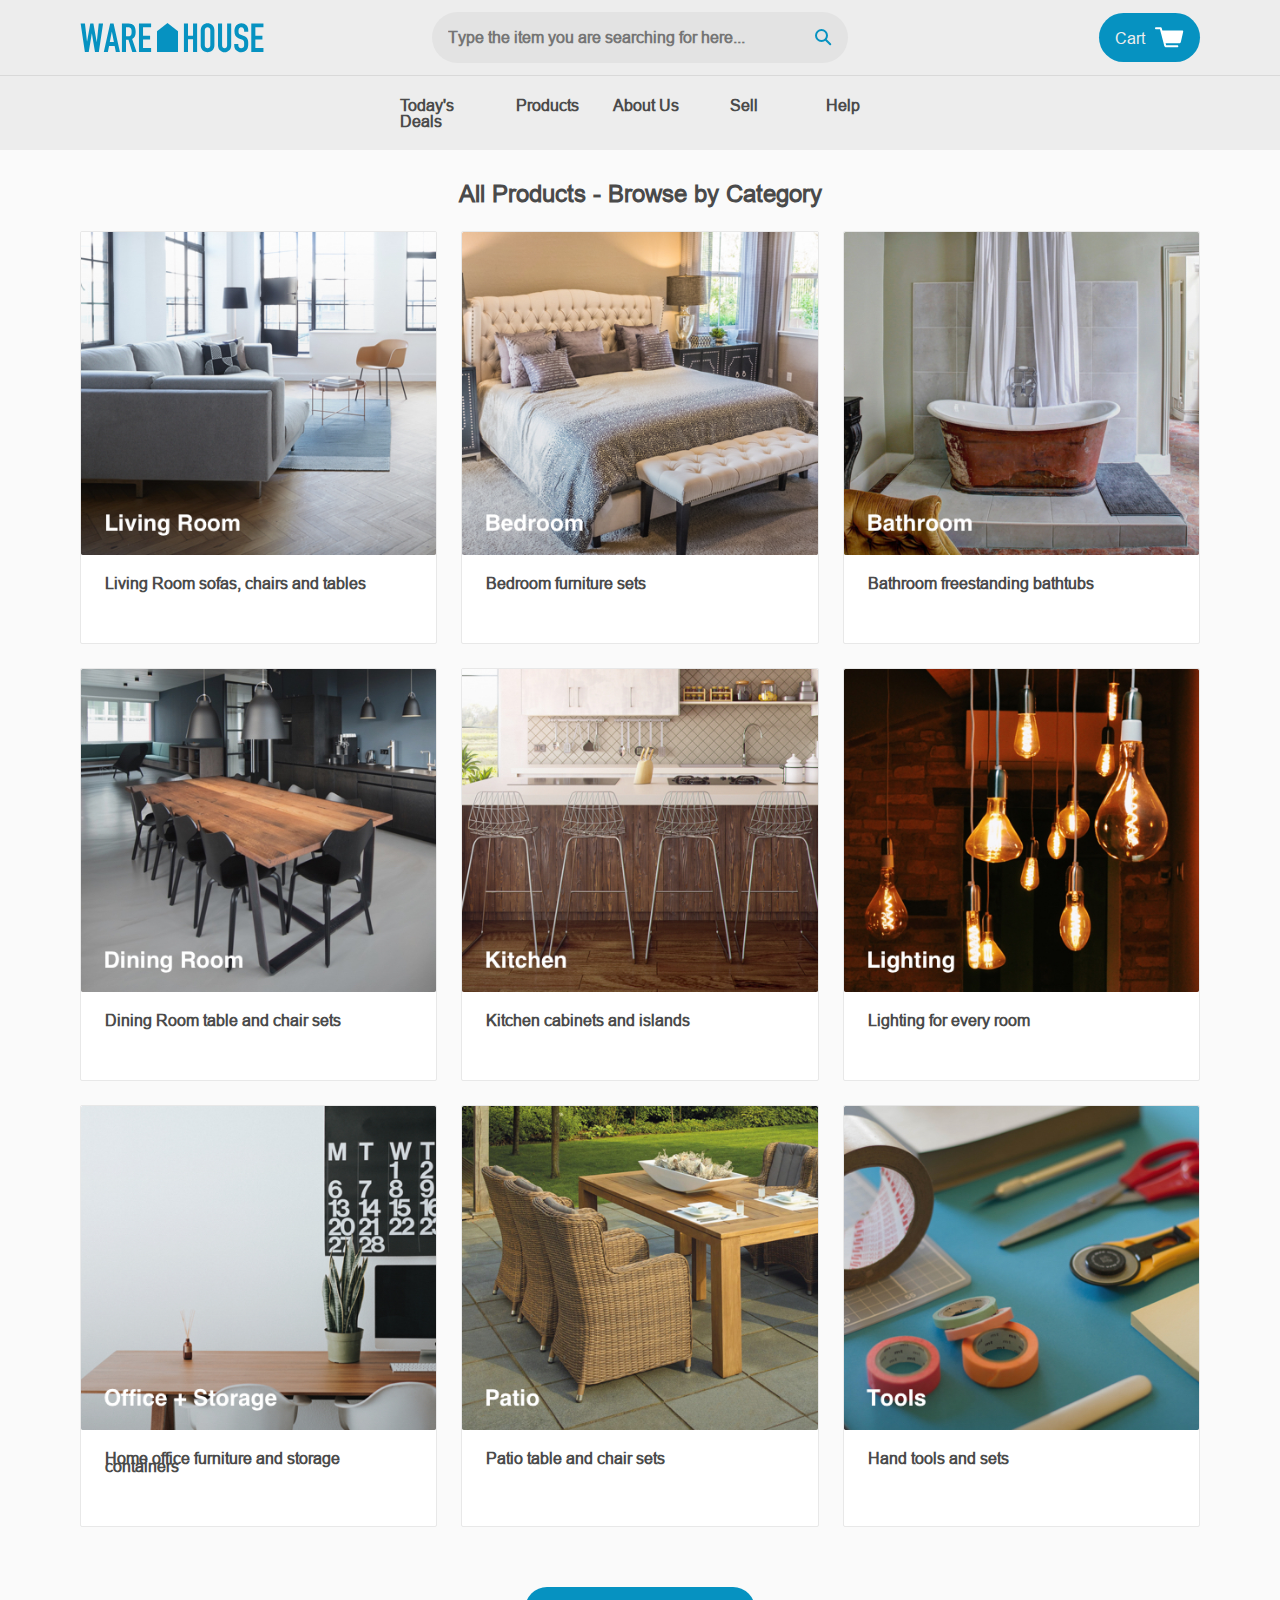
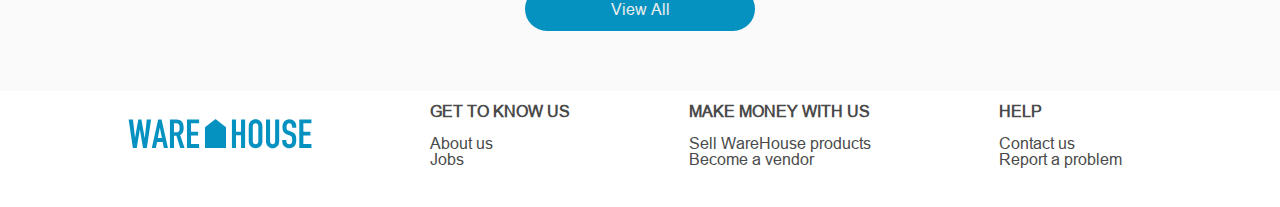
<file: WAREHOUSE Revised /products.html>
<!DOCTYPE html>
<html lang="en">
<head>
  <title>WareHouse Products by Category</title>
  <link rel="stylesheet" type="text/css" href="resources/css/reset.css">
  <link rel="stylesheet" type="text/css" href="resources/css/base.css">
</head>
<body>
  <div class="container">

    <!-- Header -->

    <header>
      <div class="image-container">
        <a href="index.html"><img src="resources/img/warehouse-logo.svg"  alt="Warehouse logo"></a>
      </div>
      <form class="search-bar">
        <input type="text" name="search" placeholder="Type the item you are searching for here..." aria-label="Search through site content">
        <a href="" class="icon"><img src="resources/img/search.svg" alt="Search Bar"></a>
      </form>
      <a href="cart.html" class="button cart">Cart<img src="resources/img/cart.svg" alt="Shopping Cart"></a>
    </header>
    <nav>
      <a href="deals.html">Today's Deals</a>
      <a href="products.html">Products</a>
      <a href="about.html">About Us</a>
      <a href="sell.html">Sell</a>
      <a href="contact.html">Help</a>
    </nav>

    <!-- Products Section -->

    <main class="product-list-section">
      <h1>All Products - Browse by Category</h1>
      <div class="product-list">
        <a href="living.html" class="product-item">
          <div class="image-container">
            <img src="resources/img/products/living-room.jpg" alt="Living Room">
          </div>
          <div class="description">
            <h2>Living Room sofas, chairs and tables</h2>
          </div>
        </a>

        <a href="#" class="product-item">
          <div class="image-container">
            <img src="resources/img/products/bedroom.jpg" alt="Bedroom">
          </div>
          <div class="description">
            <h2>Bedroom furniture sets</h2>
          </div>
        </a>

        <a href="#" class="product-item">
          <div class="image-container">
            <img src="resources/img/products/bathroom.jpg" alt="Bathroom">
          </div>
          <div class="description">
            <h2>Bathroom freestanding bathtubs</h2>
          </div>
        </a>

        <a href="#" class="product-item">
          <div class="image-container">
            <img src="resources/img/products/dining-room.jpg" alt="Dining room">
          </div>
          <div class="description">
            <h2>Dining Room table and chair sets</h2>
          </div>
        </a>

        <a href="#" class="product-item">
          <div class="image-container">
            <img src="resources/img/products/kitchen.jpg" alt="Kitchen">
          </div>
          <div class="description">
            <h2>Kitchen cabinets and islands</h2>
          </div>
        </a>

        <a href="#" class="product-item">
          <div class="image-container">
            <img src="resources/img/products/lighting.jpg" alt="Lighting">
          </div>
          <div class="description">
            <h2>Lighting for every room</h2>
          </div>
        </a>

        <a href="#" class="product-item">
          <div class="image-container">
            <img src="resources/img/products/office.jpg" alt="Office">
          </div>
          <div class="description">
            <h2>Home office furniture and storage containers</h2>
          </div>
        </a>

        <a href="#" class="product-item">
          <div class="image-container">
            <img src="resources/img/products/patio.jpg" alt="Patio">
          </div>
          <div class="description">
            <h2>Patio table and chair sets</h2>
          </div>
        </a>

        <a href="#" class="product-item">
          <div class="image-container">
            <img src="resources/img/products/tools.jpg" alt="Tools">
          </div>
          <div class="description">
            <h2>Hand tools and sets</h2>
          </div>
        </a>
      </div>
      <a href="products.html" class="button">View All</a>
    </main>

    <!-- Footer -->

    <footer>
      <a href="index.html"><img src="resources/img/warehouse-logo.svg"  alt="Warehouse logo"></a>
      <div class="links">
        <h3>Get to know us</h3>
        <br>
        <a href="about.html">About us</a>
        <a href="jobs.html">Jobs</a>

      </div>
      <div class="links">
        <h3>Make money with us</h3>
        <br>
        <a href="sell.html">Sell WareHouse products</a>
        <a href="contact.html">Become a vendor</a>

      </div>
      <div class="links">
        <h3>Help</h3>
        <br>
        <a href="contact.html">Contact us</a>
        <a href="contact.html">Report a problem</a>
      </div>
    </footer>
  </div>
</body>
</html>
</file>
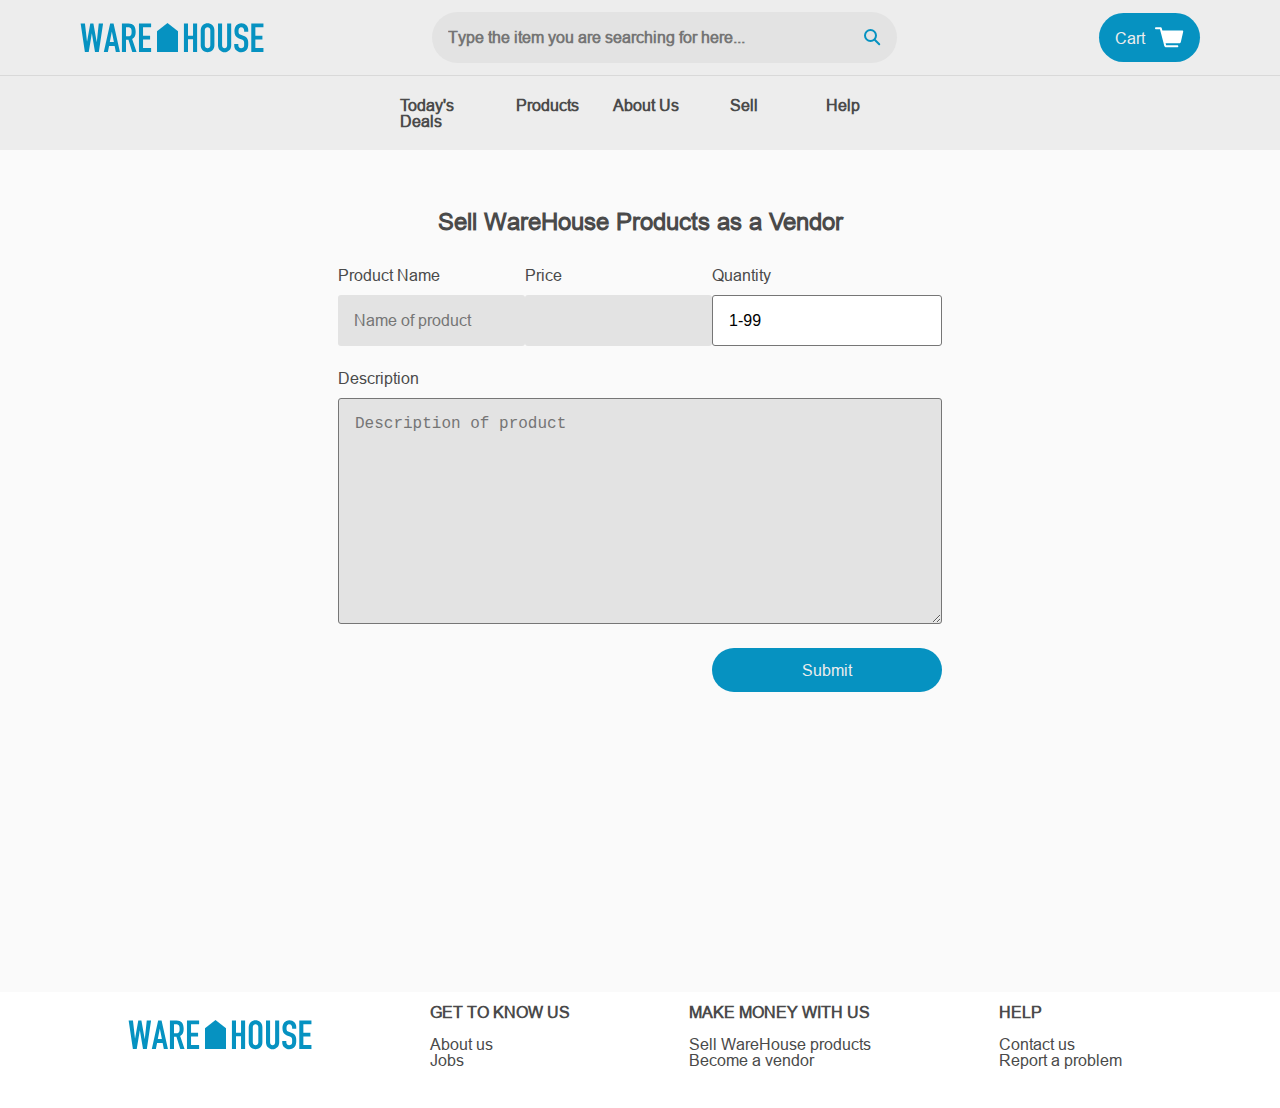
<file: WAREHOUSE Revised /sell.html>
<!DOCTYPE html>
<html lang="en">
<head>
  <title>WareHouse Vendor Sales</title>
  <link rel="stylesheet" type="text/css" href="resources/css/reset.css">
  <link rel="stylesheet" type="text/css" href="resources/css/base.css">
  <link rel="stylesheet" type="text/css" href="resources/css/sell.css">
  <link href="https://fonts.googleapis.com/css?family=PT+Serif" rel="stylesheet">
</head>
<body>
  <div class="container">

    <!-- Header -->

    <header>
      <div class="image-container">
        <a href="index.html"><img src="resources/img/warehouse-logo.svg" alt="Warehouse logo"></a>
      </div>
      <form class="search-bar">
        <input type="text" name="search" placeholder="Type the item you are searching for here..." aria-label="Search through site content">
        <a href="" class="icon"><img src="resources/img/search.svg" alt="Search Bar"></a>
      </form>
      <a href="cart.html" class="button cart">Cart <img src="resources/img/cart.svg" alt="Shopping Cart"></a>
    </header>
    <nav>
      <a href="deals.html">Today's Deals</a>
      <a href="products.html">Products</a>
      <a href="about.html">About Us</a>
      <a href="sell.html">Sell</a>
      <a href="contact.html">Help</a>
    </nav>

    <!-- Sell Product Form -->

    <main class="sell">
      <h1>Sell WareHouse Products as a Vendor</h1>
      <form>
        <div id="name" class="field">
          <label for="name">Product Name</label>
          <input type="text" name="name" placeholder="Name of product">
        </div>
        <div id="price" class="field">
          <label for="price">Price</label>
          <input type="number" name="price">
        </div>
        <div id="quantity" class="field">
          <label for="quantity">Quantity</label>
          <select name="quantity">
            <option value="100">1-99</option>
            <option value="200">100-200</option>
            <option value="300">200-300</option>
            <option value="400">300-400</option>
            <option value="500">>500</option>
          </select>
        </div>
        <div id="description" class="field">
          <label for="description">Description</label>
          <textarea type="text" name="description" placeholder="Description of product"></textarea>
        </div>
        <a href="#" class="button" id="submit">Submit</a>
      </form>
    </main>

    <!-- Footer -->
    <footer>
      <a href="index.html"><img src="resources/img/warehouse-logo.svg"  alt="Warehouse logo"></a>
      <div class="links">
        <h2>Get to know us</h2>
        <br>
        <a href="about.html">About us</a>
        <a href="jobs.html">Jobs</a>

      </div>
      <div class="links">
        <h2>Make money with us</h2>
        <br>
        <a href="sell.html">Sell WareHouse products</a>
        <a href="contact.html">Become a vendor</a>

      </div>
      <div class="links">
        <h2>Help</h2>
        <br>
        <a href="contact.html">Contact us</a>
        <a href="contact.html">Report a problem</a>
      </div>
    </footer>
  </div>
</body>
</html>
</file>
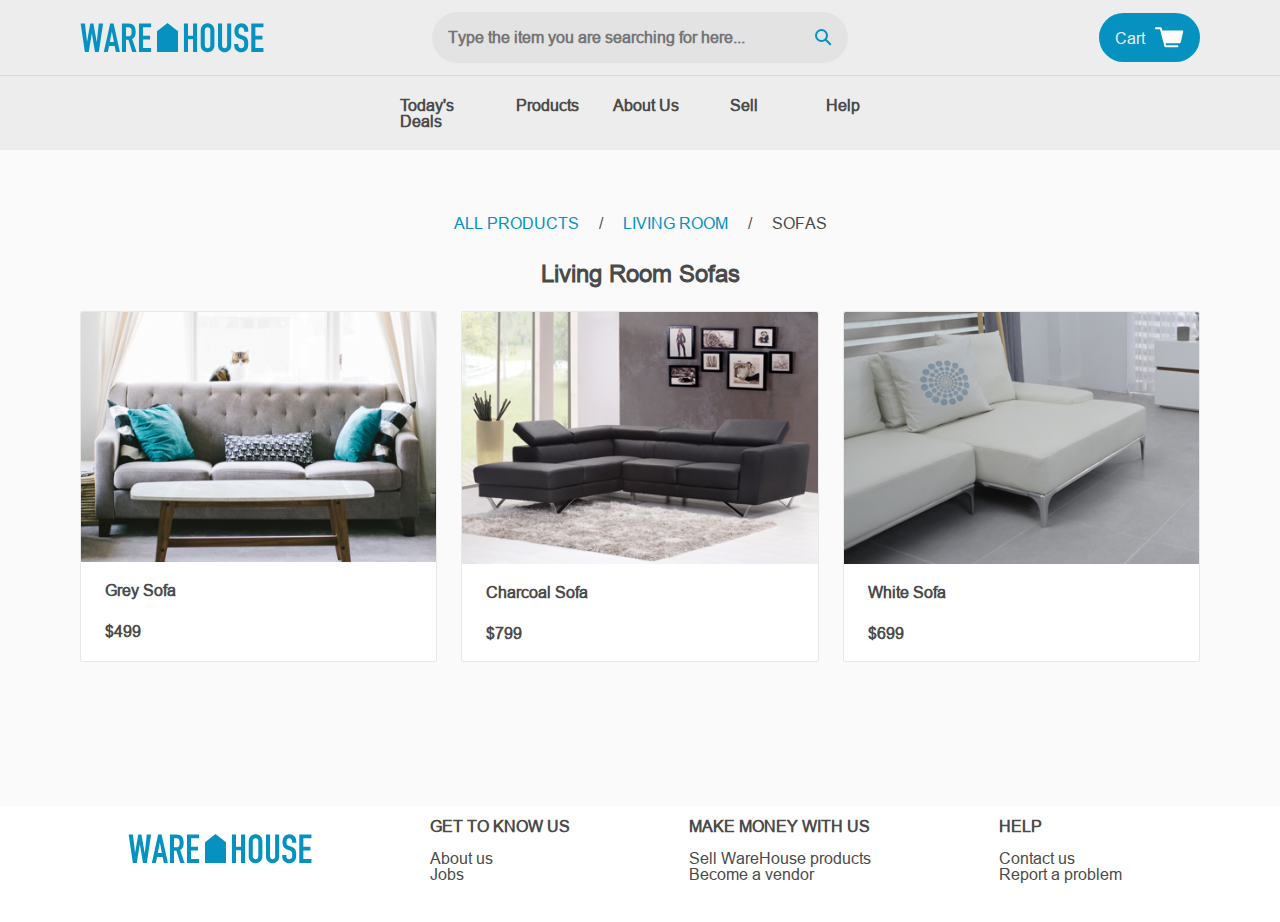
<file: WAREHOUSE Revised /sofas.html>
<!DOCTYPE html>
<html lang="en">
<head>
  <title>WareHouse Living Room Sofas</title>
  <link rel="stylesheet" type="text/css" href="resources/css/reset.css">
  <link rel="stylesheet" type="text/css" href="resources/css/base.css">
</head>
<body>
  <div class="container">

    <!-- Header -->

    <header>
      <div class="image-container">
        <a href="index.html"><img src="resources/img/warehouse-logo.svg" alt="Warehouse logo"></a>
      </div>
      <form class="search-bar">
        <input type="text" name="search" placeholder="Type the item you are searching for here..." aria-label="Search through site content">
        <a href="" class="icon"><img src="resources/img/search.svg" alt="Search Bar"></a>
      </form>
      <a href="cart.html" class="button cart">Cart<img src="resources/img/cart.svg" alt="Shopping Cart"></a>
    </header>
    <nav>
      <a href="deals.html">Today's Deals</a>
      <a href="products.html">Products</a>
      <a href="about.html">About Us</a>
      <a href="sell.html">Sell</a>
      <a href="contact.html">Help</a>
    </nav>

    <!-- Sofas Section -->

    <main class="product-list-section">
      <ul class="breadcrumb">
        <li><a href="products.html">ALL PRODUCTS</a></li>
        <li><a href="living.html">LIVING ROOM</a></li>
        <li>SOFAS</li>
      </ul>

      <h1>Living Room Sofas<h1>

      <div class="product-list">
        <a href="#" class="product-item">
          <div class="image-container">
            <img src="resources/img/sofas/grey-sofa.jpg" alt="Grey Sofa">
          </div>
          <div class="description">
            <h2>Grey Sofa</h2>
            <span class="price">$499</span>
          </div>
        </a>

        <a href="#" class="product-item">
          <div class="image-container">
            <img src="resources/img/sofas/charcoal-sofa.jpg" alt="Charcoal-colored Sofa">
          </div>
          <div class="description">
            <h2>Charcoal Sofa</h2>
            <span class="price">$799</span>
          </div>
        </a>

        <a href="#" class="product-item">
          <div class="image-container">
            <img src="resources/img/sofas/white-sofa.jpg" alt="White Sofa">
          </div>
          <div class="description">
            <h2>White Sofa</h2>
            <span class="price">$699</span>
          </div>
        </a>

      </div>
    </main>

    <!-- Footer -->

    <footer>
      <a href="index.html"><img src="resources/img/warehouse-logo.svg"  alt="Warehouse logo"></a>
      <div class="links">
        <h3>Get to know us</h3>
        <br>
        <a href="about.html">About us</a>
        <a href="jobs.html">Jobs</a>

      </div>
      <div class="links">
        <h3>Make money with us</h3>
        <br>
        <a href="sell.html">Sell WareHouse products</a>
        <a href="contact.html">Become a vendor</a>

      </div>
      <div class="links">
        <h3>Help</h3>
        <br>
        <a href="contact.html">Contact us</a>
        <a href="contact.html">Report a problem</a>
      </div>
    </footer>
  </div>
</body>
</html>
</file>
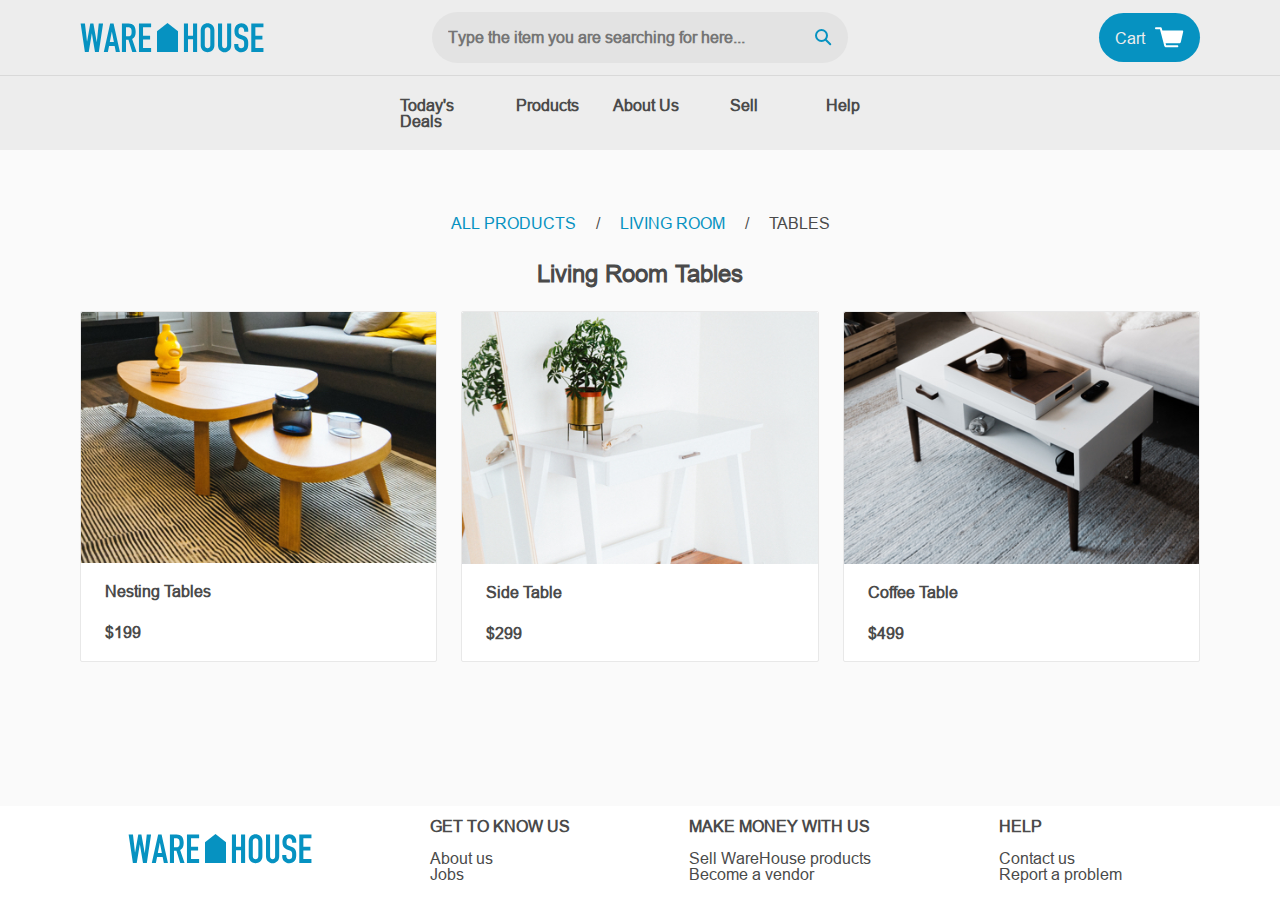
<file: WAREHOUSE Revised /tables.html>
<!DOCTYPE html>
<html lang="en">
<head>
  <title>WareHouse Living Room Tables</title>
  <link rel="stylesheet" type="text/css" href="resources/css/reset.css">
  <link rel="stylesheet" type="text/css" href="resources/css/base.css">
</head>
<body>
  <div class="container">

    <!-- Header -->

    <header>
      <div class="image-container">
        <a href="index.html"><img src="resources/img/warehouse-logo.svg" alt="Warehouse logo"></a>
      </div>
      <form class="search-bar">
        <input type="text" name="search" placeholder="Type the item you are searching for here..." aria-label="Search through site content">
        <a href="" class="icon"><img src="resources/img/search.svg" alt="Search Bar"></a>
      </form>
      <a href="cart.html" class="button cart">Cart<img src="resources/img/cart.svg" alt="Shopping Cart"></a>
    </header>
    <nav>
      <a href="deals.html">Today's Deals</a>
      <a href="products.html">Products</a>
      <a href="about.html">About Us</a>
      <a href="sell.html">Sell</a>
      <a href="contact.html">Help</a>
    </nav>

    <!-- Tables Section -->

    <main class="product-list-section">
      <ul class="breadcrumb">
        <li><a href="products.html">ALL PRODUCTS</a></li>
        <li><a href="living.html">LIVING ROOM</a></li>
        <li>TABLES</li>
      </ul>

      <h1>Living Room Tables<h1>

      <div class="product-list">
        <a href="#" class="product-item">
          <div class="image-container">
            <img src="resources/img/tables/nesting-tables.jpg" alt="Nesting tables">
          </div>
          <div class="description">
            <h2>Nesting Tables</h2>
            <span class="price">$199</span>
          </div>
        </a>

        <a href="#" class="product-item">
          <div class="image-container">
            <img src="resources/img/tables/side-table.jpg" alt="Side table">
          </div>
          <div class="description">
            <h2>Side Table</h2>
            <span class="price">$299</span>
          </div>
        </a>

        <a href="#" class="product-item">
          <div class="image-container">
            <img src="resources/img/tables/coffee-table.jpg" alt="Coffee table">
          </div>
          <div class="description">
            <h2>Coffee Table</h2>
            <span class="price">$499</span>
          </div>
        </a>

      </div>
    </main>

    <!-- Footer -->

    <footer>
      <a href="index.html"><img src="resources/img/warehouse-logo.svg"  alt="Warehouse logo"></a>
      <div class="links">
        <h3>Get to know us</h3>
        <br>
        <a href="about.html">About us</a>
        <a href="jobs.html">Jobs</a>

      </div>
      <div class="links">
        <h3>Make money with us</h3>
        <br>
        <a href="sell.html">Sell WareHouse products</a>
        <a href="contact.html">Become a vendor</a>

      </div>
      <div class="links">
        <h3>Help</h3>
        <br>
        <a href="contact.html">Contact us</a>
        <a href="contact.html">Report a problem</a>
      </div>
    </footer>
  </div>
</body>
</html>
</file>
<file: WAREHOUSE Revised /resources/css/base.css>
@font-face {
  font-family: 'Arial-MT' ;
  src: url('../fonts/ari.ttf') format('truetype');
}

/* Site-Wide Styles */

html {
  font-size: 16px;
}

body {
  font-family: 'Arial-MT', sans-serif;
  color: hsla(0, 0%, 29%, 1);
}

a {
  text-decoration: none;
  transition: .3s;
}

a:hover {
  color: hsla(0, 0%, 29%, 1);
}

h1,
h2,
h3,
h4 {
  font-weight: 900;

}

input,
textarea,
select {
  border-radius: 3px;
  background-color: hsla(0, 0%, 89%, 1);
  padding: 1rem;
}

/* Reusable Component - Button */

.button {
  border-radius: 30px;
  background-color: hsla(195, 94%, 39%, 1);
  text-align: center;
  color: hsla(0, 0%, 93%, 1);
  transition: .25s;
}

.button:hover {
  background-color: hsla(0, 0%, 13%, 1);
  color: hsla(0, 100%, 100%, 1);
}

/* Reusable Component - Image Container */

.image-container {
  overflow: hidden;
}

.image-container img {
  display: block;
  max-width: 100%;
  height: auto;
}

/* Reusable Component - Product List */

.product-list-section {
  padding: 2rem 5rem 3.75rem 5rem;
}

.product-list {
  display: grid;
  grid-template-columns: repeat(3, 1fr);
  margin-bottom: 3.75rem;
  grid-gap: 1.5rem;
}

.product-category {
  border-radius: 2px;
  background-color: hsla(0, 0%, 100%, 1);
  border: solid 1px hsla(0, 0%, 91%, 1);
}

.product-category .description-category {
  padding: 1.5rem;
  text-align: left;
}

.product-category h3 {
  margin-bottom: .75rem;
  color: hsla(0, 0%, 29%, 1);
}

.product-item {
  border-radius: 2px;
  background-color: hsla(0, 0%, 100%, 1);
  border: solid 1px hsla(0, 0%, 91%, 1);
}

.product-item .description {
  padding: 1.5rem;
  text-align: left;
}


.product-item h3 {
  margin-bottom: .75rem;
  color: hsla(0, 0%, 29%, 1);
  position: relative;
  display: block;
}

.product-item .price {
  color: hsla(0, 0%, 29%, 1);
  font-size: 1rem;
}


/* Reusable Component - Form Field With Label */
.field {
  display: flex;
  flex-direction: column;
}

.field label {
  padding-bottom: .75rem;
}


/* Reusable Component - Navigation Breadcrumbs */
ul.breadcrumb {
    padding: 2rem 4rem;
    list-style: none;
    align-items: left;
}
ul.breadcrumb li {
    display: inline;
    font-size: inherit;
    align-items: left;
}
ul.breadcrumb li+li:before {
    padding: 1rem;
    color: hsla(0, 0%, 29%, 1);
    content: "/\00a0";
}
ul.breadcrumb li a {
    color: hsla(195, 94%, 39%, 1);
    text-decoration: none;
    weight: 900;
}


@media only screen and (max-width: 1100px) {
  .product-list {
    grid-template-columns: repeat(2, 1fr);
  }
}

@media only screen and (max-width: 680px) {
  .product-list {
    grid-template-columns: 1fr;
  }
}


/* Site-Wide Grid */

.container {
  display: grid;
  grid-template-areas: 'header'
                       'nav'
                       'main'
                       'footer';

}


/* Header */

header {
  grid-area: header;
  display: grid;
  grid-template-columns: 22rem 1fr 22rem;
  align-items: center;
  padding: .75rem 5rem;
  font-size: inherit;
  background-color: hsla(0, 0%, 93%, 1);
}

.search-bar {
  display: flex;
  border-radius: 33px 53px 33px 53px;
  width: 100%;
}

.search-bar input {
  font-weight: bold;
  flex-grow: 1;
  border-top-right-radius: 0;
  border-top-left-radius: 30px;
  border-bottom-right-radius: 0;
  border-bottom-left-radius: 30px;
}

.search-bar:hover input{
  font-style: italic;
  font-weight: 100;
}

.search-bar .icon {
  background-color: hsla(0, 0%, 89%, 1);
  border-radius: 0 53px 53px 0;
  padding: 1rem;
}

.search-bar .icon img {
  vertical-align: middle;
}

.cart {
  justify-self: end;
  display: flex;
  align-items: center;
  padding: .875rem 1rem;
  border-radius: 54px;
}

.cart img {
  padding-left: .625rem;
}

nav {
  display: grid;
  grid-template-columns: repeat(5, 1fr);
  justify-items: center;
  grid-area: nav;
  background-color: hsla(0, 0%, 93%, 1);
  border-top: 1px solid hsla(0, 0%, 85%, 1);
  padding: 1.313rem 24.25rem 1.313rem 25rem;
}

nav a:link {
  font-weight: 900;
}

nav a:visted {
  color: hsla(0, 0%, 29%, 1);
}

nav a:hover {
  color: hsla(195, 94%, 39%, 1);
}

nav a:active {
  color: hsla(195, 94%, 39%, 1);
  font-weight: bold;
}

@media only screen and (max-width: 1100px) {
  header {
    grid-template-columns: 1fr;
    justify-items: center;
  }

  .cart {
    justify-self: auto;
  }
}

@media only screen and (max-width: 700px) {
  nav {
    grid-template-columns: 1fr;
  }
}

/* Main Section */

main {
  grid-area: main;
  display: grid;
  justify-items: center;
  text-align: center;
  background-color: hsla(0, 0%, 98%, 1);
  border-top: 1px solid hsla(0, 0%, 98%, 1);
}

main h2 {
  margin-bottom: 2rem;
  font-size: inherit;
}

main .button {
  box-sizing: border-box;
  width: 14.375rem;
  padding: .875rem 0;
}

.product-list-section h1 {
  font-size: 1.5rem;
  font-weight: 900;
  margin-bottom: 1.5rem;
}

.product-list-section h2 {
  font-size: 1rem;
  font-weight: 900;
}

.product-list {
  line-height: .5rem;
}

/* Footer */

footer {
  grid-area: footer;
  display: grid;
  grid-template-columns: repeat(4, 1fr);
  padding: .75rem 5rem 2.5rem 5rem;
  background-color: hsla(0, 100%, 100%, 1);
  align-items: center;
  justify-items: center;
}

footer img {
  align-self: center;
  justify-self: center;
}

footer .links {
  display: grid;
}

footer a {
  color: hsla(0, 0%, 29%, 1);
}

footer a:visted {
  color: hsla(0, 0%, 29%, 1);
}

footer a:hover {
  color: hsla(195, 94%, 39%, 1);
}

footer a:active {
  color: hsla(195, 94%, 39%, 1);
  font-weight: bold;
}

footer h2 {
  font-weight: bold;
  text-transform: uppercase;
}

footer h3 {
  font-weight: bold;
  text-transform: uppercase;
}

footer h4 {
  font-weight: bold;
  text-transform: uppercase;
}

@media only screen and (max-width: 810px) {
  footer {
    grid-template-columns: repeat(3, 1fr);
  }

  footer img {
    grid-column: 1 / span 3;
  }
}

@media only screen and (max-width: 490px) {
  footer {
    grid-template-columns: 1fr;
    justify-items: center;
    text-align: center;
  }

  footer img {
    grid-column: auto;
  }
}
</file>
<file: WAREHOUSE Revised /resources/css/index.css>
.hero {
  width: 90%;
  height: 21.75rem;
  margin-top: 3rem;
  border-radius: 1.5rem;
  background-image: url('../img/home/hero.png');
  background-repeat: no-repeat;
  background-size: cover;
  background-position: center;
  text-align: center;
  color: hsla(0, 0%, 100%, 1);
  }

.hero h1 {
  padding-top: 1.5rem;
  padding-bottom: 1.5rem;
  background-color: hsla(195, 94%, 39%, .75);
  font-size: 3rem;
  font-weight: 900;
  text-align: center;
  border-top-left-radius: 1.5rem;
  border-top-right-radius: 1.5rem;
}

.products {
  padding: 0 5rem 6rem 5rem;
}

.products h2 {
  margin-top: 3rem;
  justify-content: center;
  font-size: 1.5rem;
  font-weight: 900;
}

.landing .product-list {
  grid-template-columns: repeat(4, 1fr);
}

.categories h3 {
  margin-bottom: 0;
}

@media only screen and (max-width: 1020px) {
  .landing .product-list {
    grid-template-columns: repeat(3, 1fr);
  }
}


@media only screen and (max-width: 760px) {
  .landing .product-list {
    grid-template-columns: repeat(2, 1fr);
  }
}

@media only screen and (max-width: 565px) {
  .hero {
    padding-left: 0;
    text-align: center;
  }

  .hero h2 {
    padding-top: 7rem;
  }

  .hero p {
    width: 90%;
    margin: auto;
  }
}

@media only screen and (max-width: 470px) {
  .landing .product-list {
    grid-template-columns: 1fr;
  }
}
</file>
<file: WAREHOUSE Revised /resources/css/about.css>
/* About Page */

.about h1 {
  width: 90%;
  padding: 10.5rem 0;
  background-image: url('../img/hero.png');
  background-repeat: no-repeat;
  background-size: cover;
  background-position: center;
  font-size: 3rem;
  font-weight: 900;
  text-transform: capitalize;
  font-stretch: condensed;
  color: hsla(0, 100%, 100%, 1);
  border-radius: 1.5rem;
}

.about h2 {
  font-size: 1.5rem;
  font-weight: 900;
}

.about .information {
  padding: 3.75rem 20% 6.75rem 20%;
  color: hsla(0, 0%, 29%, 1);
}

.about h3 {
  margin-bottom: 1.3rem;
  font-size: 1.2rem;
  font-weight: 900;
}

.about p {
  padding-bottom: 2rem;
  font-size: 1.1rem;
  line-height: 1.6;
  text-align: left;
}

.about .join {
  display: grid;
  justify-items: center;
  padding: 1.5rem 0;
  border: solid 1px #e7e7e7;
  border-radius: 2px;
  background-color: hsla(0, 0%, 100%, 1);
}

@media only screen and (max-width: 735px) {
  .about h1 {
    font-size: 6rem;
  }
}

@media only screen and (max-width: 490px) {
  .about h1 {
    font-size: 4rem;
  }

  .about h3 {
    font-size: 1.25rem;
  }

  .about p {
    font-size: 1rem;
  }
}
</file>
<file: WAREHOUSE Revised /resources/css/cart.css>
main {
  margin-left: 2rem;
  margin-right: 2rem;
}

.product-list-section {
  padding: 2rem 5rem 3.75rem 5rem;
}

.shopping-cart {
  display: grid;
  grid-template-columns: repeat(4, 1fr);
  grid-template-rows: repeat(3, 1fr);
  grid-column-gap: 3rem;
  border: 1px solid hsla(0, 0%, 85%, 1);
  padding: 0rem 1rem 0rem 0rem;
  background-color: hsla(0, 100%, 100%, 1);
}

.row {
  display: grid;
  grid-template-columns: repeat(3, 1fr);
  grid-column: 1/4;
  padding: 1.5rem 0rem 1.5rem 0rem;
  border-bottom: 1px solid hsla(0, 0%, 85%, 1);
  margin-left: 1.5rem;
}

#no-border {
  border-bottom: none;
}

input {
  width: 3rem;
  padding-left: 1rem;
}

h1{
  margin-bottom: 1.5rem;
  font-size: 1.5rem;
  font-weight: bold;
}

.total {
  grid-column: 4;
  grid-row: 1/4;
  border-left: 1px solid hsla(0, 0%, 85%, 1);
  margin-top: 1.5rem;
  margin-bottom: 1.5rem;
  padding: 1rem 0rem;
}

.product-item h2 {
  margin-bottom: .75rem;
  color: hsla(0, 0%, 29%, 1);
}

.product-item .price {
  color: hsla(0, 0%, 29%, 1);
}

.description {
  padding: 1.5rem;
  text-align: left;
}

.total .description h3{
  float: left;
}
.total .description span{
  float: right;
  padding-bottom: 2rem;
}

main .button {
  box-sizing: border-box;
  padding: 0.875rem 5rem;
  border-radius: 54px;
  margin-left: 1rem;
}

@media only screen and (max-width: 1020px) {
  .landing .product-list {
    grid-template-columns: repeat(3, 1fr);
  }
}


@media only screen and (max-width: 760px) {
  .landing .product-list {
    grid-template-columns: repeat(2, 1fr);
  }
}


@media only screen and (max-width: 470px) {
  .landing .product-list {
    grid-template-columns: 1fr;
  }
}
</file>
<file: WAREHOUSE Revised /resources/css/sell.css>
main {
  text-align: left;
  justify-items: auto;
}

.sell {
  padding: 3.75rem 11.75rem 18.75rem 11.75rem;
}

.sell h1 {
  margin-bottom: 2rem;
  font-size: 1.5rem;
  font-weight: 900;
}

form {
  display: grid;
  grid-template-areas: 'name name price quantity'
                       'description description description description'
                       '. . . submit';
  font-size: inherit;
}

input {
  min-width: 100%;
  box-sizing: border-box;
}

select {
  background-color: hsla(0, 0%, 100%, 1);
  font-size: inherit;
}

textarea {
  min-height: 12rem;
  font-size: inherit;
}

#name {
  grid-area: name;
}

#price {
  grid-area: price;
}

#quantity {
  grid-area: quantity;
}

#description {
  grid-area: description;
  margin-top: 1.5rem;
}

#submit {
  grid-area: submit;
  justify-self: end;
  margin-top: 1.5rem;
}

@media only screen and (max-width: 1100px) {
  .sell {
    padding-left: 10%;
    padding-right: 10%;
  }
}

@media only screen and (max-width: 970px) {
  form {
    grid-template-areas: 'name name'
                         'price quantity'
                         'description description'
                         '. submit';
  }
}

@media only screen and (max-width: 660px) {
  form {
    grid-template-areas: 'name'
                         'price'
                         'quantity'
                         'description'
                         'submit';
  }

  #submit {
    justify-self: center;
  }
}
</file>
<file: WAREHOUSE Revised /resources/css/jobs.css>
main {
  text-align: left;
  justify-items: auto;
}

.jobs {
  padding: 3.75rem 11.75rem 7.5625rem 11.75rem;
}


form {
  display: grid;
  grid-template-columns: repeat(2, 2fr) 1fr;
  align-items:flex-end;
  margin-bottom: 3.125rem;
}

main form .button {
  height: fit-content;
  padding: 1.14rem 0;
}

.job-list {
  border-top: solid 1px hsla(0, 0%, 59%, 1);
}

.job {
  border-bottom: solid 1px hsla(0, 0%, 59%, 1);
  padding: 1rem 0;
}

.jobs h1 {
  font-size: 1.5rem;
  font-weight: 900;
  margin-bottom: 2rem;
}

.jobs h2 {
  margin-bottom: 1rem;
  font-size: 1.1rem;
  font-weight: 900;
}
.jobs h3 {
  margin-bottom: 1rem;
  font-size: inherit;
}
.job h4 {
  padding-bottom: .5rem;
  font-size: inherit;
  line-height: 1.2;
}

#see-all-jobs {
  justify-self: center;
  margin-top: 3.6875rem;
}
</file>
